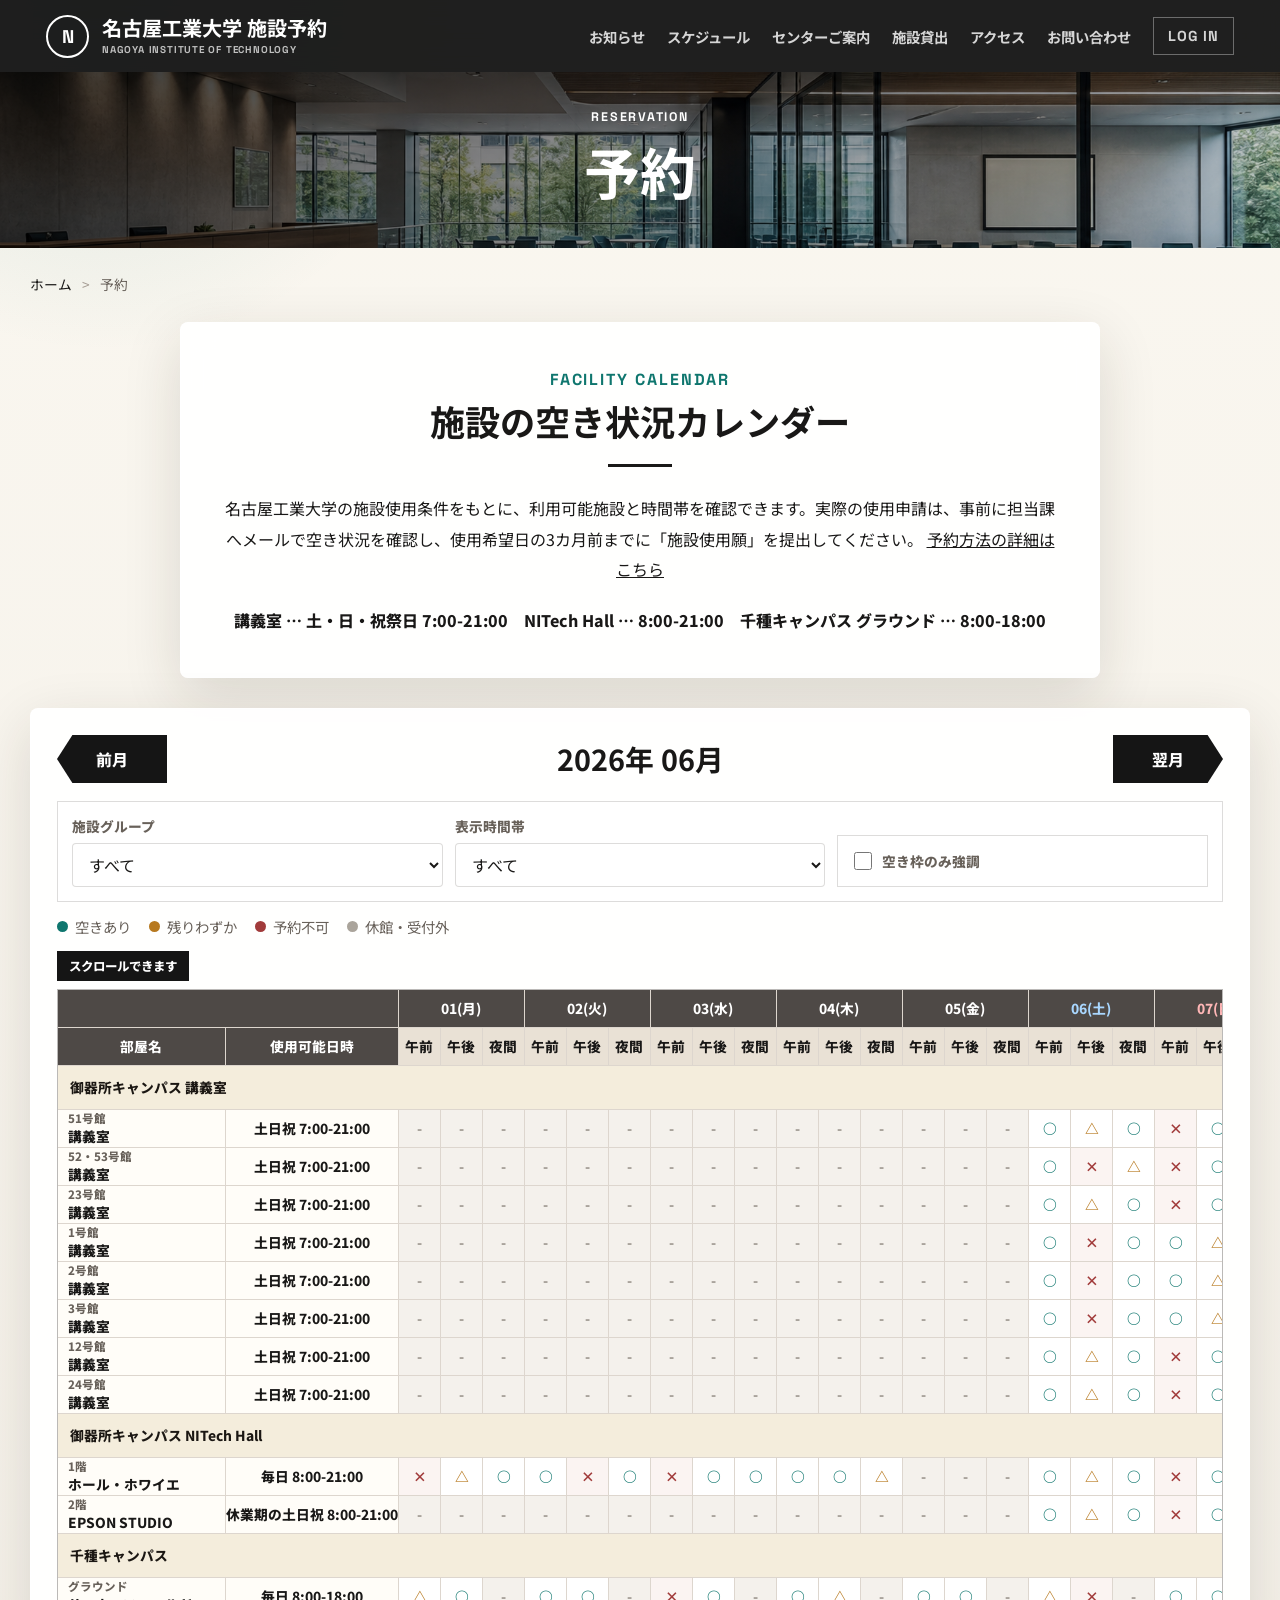
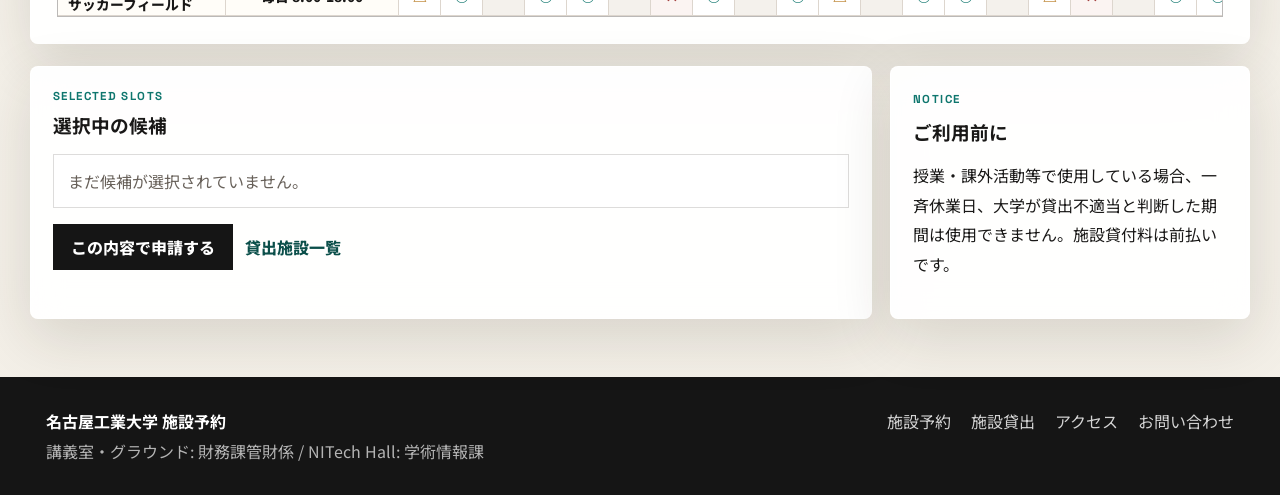
<file: index.html>
﻿<!DOCTYPE html>
<html lang="ja">
  <head>
    <meta charset="UTF-8" />
    <meta name="viewport" content="width=device-width, initial-scale=1.0" />
    <title>施設の空き状況カレンダー｜名古屋工業大学 施設予約</title>
    <link rel="preconnect" href="https://fonts.googleapis.com" />
    <link rel="preconnect" href="https://fonts.gstatic.com" crossorigin />
    <link
      href="https://fonts.googleapis.com/css2?family=Noto+Sans+JP:wght@400;500;700;800&family=Space+Grotesk:wght@500;700&display=swap"
      rel="stylesheet"
    />
    <link rel="stylesheet" href="styles.css?v=20260610-4" />
  </head>
  <body>
    <header class="site-header">
      <a class="brand" href="index.html" aria-label="名古屋工業大学 施設予約">
        <span class="brand-mark" aria-hidden="true">N</span>
        <span>
          <strong>名古屋工業大学 施設予約</strong>
          <small>NAGOYA INSTITUTE OF TECHNOLOGY</small>
        </span>
      </a>
      <button class="menu-button" type="button" aria-label="メニュー" aria-expanded="false">
        <span></span><span></span><span></span>
      </button>
      <nav class="global-nav" aria-label="主要メニュー">
        <a href="news.html">お知らせ</a>
        <a href="schedule.html">スケジュール</a>
        <a href="information.html">センターご案内</a>
        <a href="floor.html">施設貸出</a>
        <a href="access.html">アクセス</a>
        <a href="contact.html">お問い合わせ</a>
        <a class="login-link" href="login.html">LOG IN</a>
      </nav>
    </header>

    <section class="page-hero" aria-label="予約">
      <div>
        <p>Reservation</p>
        <h1>予約</h1>
      </div>
    </section>

    <main class="page-shell">
      <nav class="breadcrumb" aria-label="パンくず">
        <a href="index.html">ホーム</a>
        <span>予約</span>
      </nav>

      <section class="content-panel center-panel">
        <p class="eyebrow">Facility Calendar</p>
        <h2>施設の空き状況カレンダー</h2>
        <div class="title-rule"></div>
        <p>
          名古屋工業大学の施設使用条件をもとに、利用可能施設と時間帯を確認できます。実際の使用申請は、事前に担当課へメールで空き状況を確認し、使用希望日の3カ月前までに「施設使用願」を提出してください。
          <a href="reserve.html">予約方法の詳細はこちら</a>
        </p>
        <p class="time-note">講義室 … 土・日・祝祭日 7:00-21:00　NITech Hall … 8:00-21:00　千種キャンパス グラウンド … 8:00-18:00</p>
      </section>

      <section class="calendar-card">
        <div class="calendar-controls">
          <button type="button" id="prevMonth" class="month-button prev-button">前月</button>
          <h3 id="currentMonth">2026年 06月</h3>
          <button type="button" id="nextMonth" class="month-button next-button">翌月</button>
        </div>

        <div class="table-tools">
          <label>
            <span>施設グループ</span>
            <select id="buildingFilter"><option value="all">すべて</option></select>
          </label>
          <label>
            <span>表示時間帯</span>
            <select id="timeFilter">
              <option value="all">すべて</option>
              <option value="morning">午前</option>
              <option value="afternoon">午後</option>
              <option value="night">夜間</option>
            </select>
          </label>
          <label class="check-label">
            <input type="checkbox" id="availableOnly" />
            <span>空き枠のみ強調</span>
          </label>
        </div>

        <div class="legend-row">
          <span><i class="legend-dot open"></i>空きあり</span>
          <span><i class="legend-dot limited"></i>残りわずか</span>
          <span><i class="legend-dot booked"></i>予約不可</span>
          <span><i class="legend-dot closed"></i>休館・受付外</span>
        </div>

        <div class="scroll-hint">スクロールできます</div>
        <div class="calendar-scroll" tabindex="0" aria-label="月間空き状況表">
          <table class="availability-table">
            <thead id="calendarHead"></thead>
            <tbody id="calendarBody"></tbody>
          </table>
        </div>
      </section>

      <section class="reservation-actions">
        <div class="draft-panel">
          <p class="eyebrow">Selected Slots</p>
          <h3>選択中の候補</h3>
          <div id="selectedSlots" class="selected-slots"></div>
          <div class="action-row">
            <a class="primary-link" href="login.html">この内容で申請する</a>
            <a class="text-link" href="floor.html">貸出施設一覧</a>
          </div>
        </div>
        <div class="notice-box">
          <p class="eyebrow">Notice</p>
          <h3>ご利用前に</h3>
          <p>授業・課外活動等で使用している場合、一斉休業日、大学が貸出不適当と判断した期間は使用できません。施設貸付料は前払いです。</p>
        </div>
      </section>
    </main>

    <footer class="site-footer">
      <div>
        <strong>名古屋工業大学 施設予約</strong>
        <p>講義室・グラウンド: 財務課管財係 / NITech Hall: 学術情報課</p>
      </div>
      <nav aria-label="フッター">
        <a href="index.html">施設予約</a>
        <a href="floor.html">施設貸出</a>
        <a href="access.html">アクセス</a>
        <a href="contact.html">お問い合わせ</a>
      </nav>
    </footer>

    <script src="app.js?v=20260610-4"></script>
  </body>
</html>
</file>
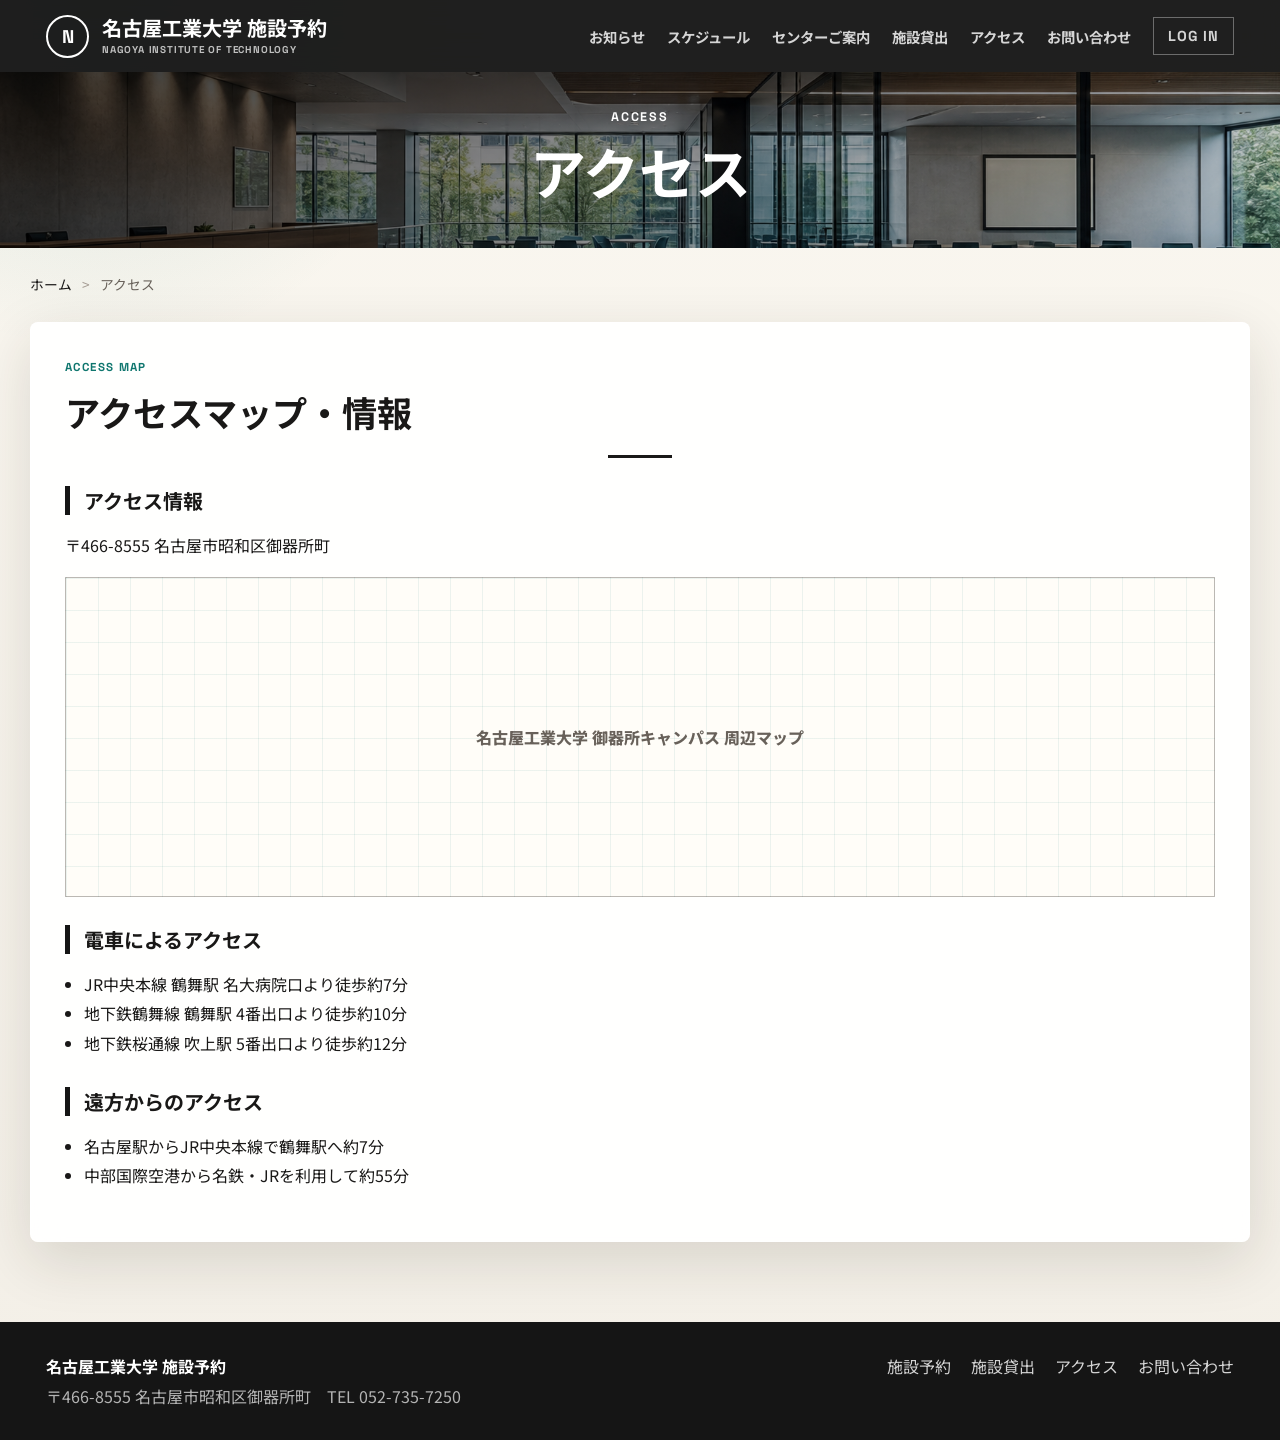
<file: access.html>
﻿<!DOCTYPE html>
<html lang="ja">
  <head><meta charset="UTF-8" /><meta name="viewport" content="width=device-width, initial-scale=1.0" /><title>アクセス｜名古屋工業大学 施設予約</title><link rel="preconnect" href="https://fonts.googleapis.com" /><link rel="preconnect" href="https://fonts.gstatic.com" crossorigin /><link href="https://fonts.googleapis.com/css2?family=Noto+Sans+JP:wght@400;500;700;800&family=Space+Grotesk:wght@500;700&display=swap" rel="stylesheet" /><link rel="stylesheet" href="styles.css?v=20260610-4" /></head>
  <body>
    <header class="site-header"><a class="brand" href="index.html"><span class="brand-mark">N</span><span><strong>名古屋工業大学 施設予約</strong><small>NAGOYA INSTITUTE OF TECHNOLOGY</small></span></a><button class="menu-button" type="button" aria-label="メニュー" aria-expanded="false"><span></span><span></span><span></span></button><nav class="global-nav"><a href="news.html">お知らせ</a><a href="schedule.html">スケジュール</a><a href="information.html">センターご案内</a><a href="floor.html">施設貸出</a><a href="access.html">アクセス</a><a href="contact.html">お問い合わせ</a><a class="login-link" href="login.html">LOG IN</a></nav></header>
    <section class="page-hero"><div><p>Access</p><h1>アクセス</h1></div></section>
    <main class="page-shell">
      <nav class="breadcrumb"><a href="index.html">ホーム</a><span>アクセス</span></nav>
      <section class="page-section">
        <p class="eyebrow">Access Map</p><h2>アクセスマップ・情報</h2><div class="title-rule"></div>
        <h3>アクセス情報</h3>
        <p>〒466-8555 名古屋市昭和区御器所町</p>
        <div class="map-box">名古屋工業大学 御器所キャンパス 周辺マップ</div>
        <h3>電車によるアクセス</h3>
        <ul><li>JR中央本線 鶴舞駅 名大病院口より徒歩約7分</li><li>地下鉄鶴舞線 鶴舞駅 4番出口より徒歩約10分</li><li>地下鉄桜通線 吹上駅 5番出口より徒歩約12分</li></ul>
        <h3>遠方からのアクセス</h3>
        <ul><li>名古屋駅からJR中央本線で鶴舞駅へ約7分</li><li>中部国際空港から名鉄・JRを利用して約55分</li></ul>
      </section>
    </main>
    <footer class="site-footer"><div><strong>名古屋工業大学 施設予約</strong><p>〒466-8555 名古屋市昭和区御器所町　TEL 052-735-7250</p></div><nav><a href="index.html">施設予約</a><a href="floor.html">施設貸出</a><a href="access.html">アクセス</a><a href="contact.html">お問い合わせ</a></nav></footer>
    <script src="app.js?v=20260610-4"></script>
  </body>
</html>
</file>
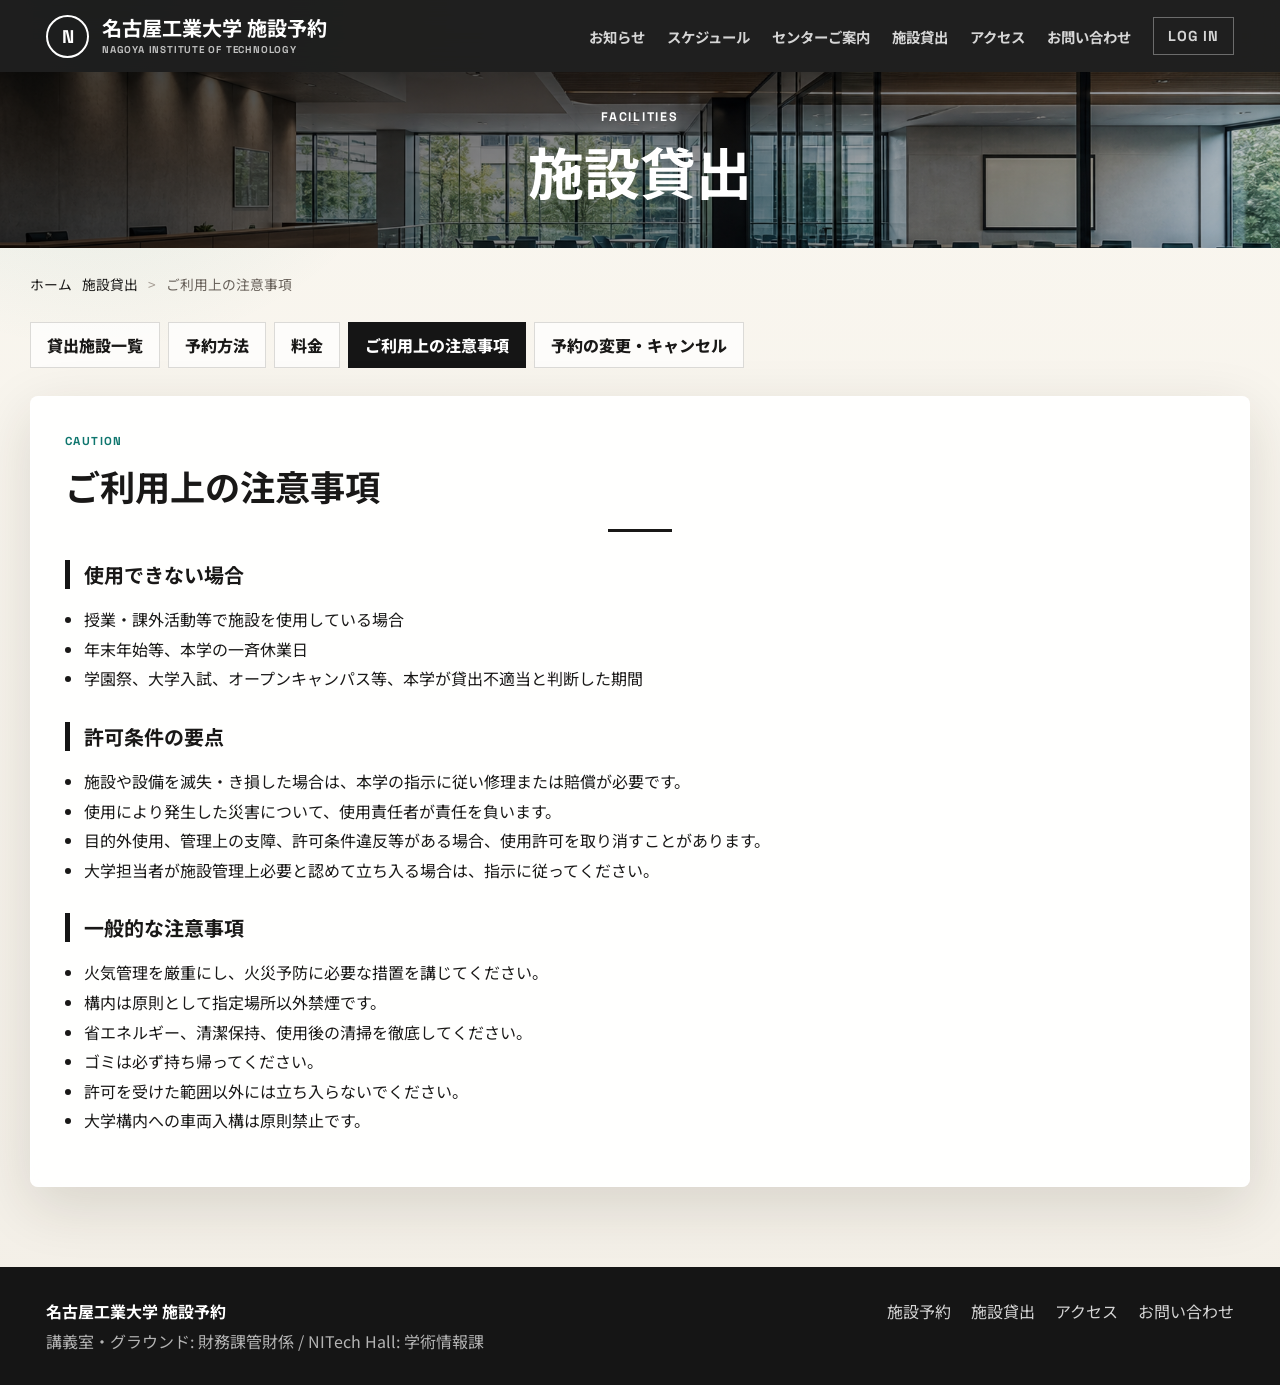
<file: caution.html>
﻿<!DOCTYPE html>
<html lang="ja">
  <head>
    <meta charset="UTF-8" />
    <meta name="viewport" content="width=device-width, initial-scale=1.0" />
    <title>ご利用上の注意事項｜名古屋工業大学 施設予約</title>
    <link rel="preconnect" href="https://fonts.googleapis.com" />
    <link rel="preconnect" href="https://fonts.gstatic.com" crossorigin />
    <link href="https://fonts.googleapis.com/css2?family=Noto+Sans+JP:wght@400;500;700;800&family=Space+Grotesk:wght@500;700&display=swap" rel="stylesheet" />
    <link rel="stylesheet" href="styles.css?v=20260610-4" />
  </head>
  <body>
    <header class="site-header"><a class="brand" href="index.html"><span class="brand-mark">N</span><span><strong>名古屋工業大学 施設予約</strong><small>NAGOYA INSTITUTE OF TECHNOLOGY</small></span></a><button class="menu-button" type="button" aria-label="メニュー" aria-expanded="false"><span></span><span></span><span></span></button><nav class="global-nav"><a href="news.html">お知らせ</a><a href="schedule.html">スケジュール</a><a href="information.html">センターご案内</a><a href="floor.html">施設貸出</a><a href="access.html">アクセス</a><a href="contact.html">お問い合わせ</a><a class="login-link" href="login.html">LOG IN</a></nav></header>
    <section class="page-hero"><div><p>Facilities</p><h1>施設貸出</h1></div></section>
    <main class="page-shell">
      <nav class="breadcrumb"><a href="index.html">ホーム</a><a href="floor.html">施設貸出</a><span>ご利用上の注意事項</span></nav>
      <nav class="local-tabs"><a href="floor.html">貸出施設一覧</a><a href="reserve.html">予約方法</a><a href="exemption.html">料金</a><a class="is-current" href="caution.html">ご利用上の注意事項</a><a href="policy.html">予約の変更・キャンセル</a></nav>
      <section class="page-section">
        <p class="eyebrow">Caution</p>
        <h2>ご利用上の注意事項</h2>
        <div class="title-rule"></div>
        <h3>使用できない場合</h3>
        <ul>
          <li>授業・課外活動等で施設を使用している場合</li>
          <li>年末年始等、本学の一斉休業日</li>
          <li>学園祭、大学入試、オープンキャンパス等、本学が貸出不適当と判断した期間</li>
        </ul>
        <h3>許可条件の要点</h3>
        <ul>
          <li>施設や設備を滅失・き損した場合は、本学の指示に従い修理または賠償が必要です。</li>
          <li>使用により発生した災害について、使用責任者が責任を負います。</li>
          <li>目的外使用、管理上の支障、許可条件違反等がある場合、使用許可を取り消すことがあります。</li>
          <li>大学担当者が施設管理上必要と認めて立ち入る場合は、指示に従ってください。</li>
        </ul>
        <h3>一般的な注意事項</h3>
        <ul>
          <li>火気管理を厳重にし、火災予防に必要な措置を講じてください。</li>
          <li>構内は原則として指定場所以外禁煙です。</li>
          <li>省エネルギー、清潔保持、使用後の清掃を徹底してください。</li>
          <li>ゴミは必ず持ち帰ってください。</li>
          <li>許可を受けた範囲以外には立ち入らないでください。</li>
          <li>大学構内への車両入構は原則禁止です。</li>
        </ul>
      </section>
    </main>
    <footer class="site-footer"><div><strong>名古屋工業大学 施設予約</strong><p>講義室・グラウンド: 財務課管財係 / NITech Hall: 学術情報課</p></div><nav><a href="index.html">施設予約</a><a href="floor.html">施設貸出</a><a href="access.html">アクセス</a><a href="contact.html">お問い合わせ</a></nav></footer>
    <script src="app.js?v=20260610-4"></script>
  </body>
</html>
</file>
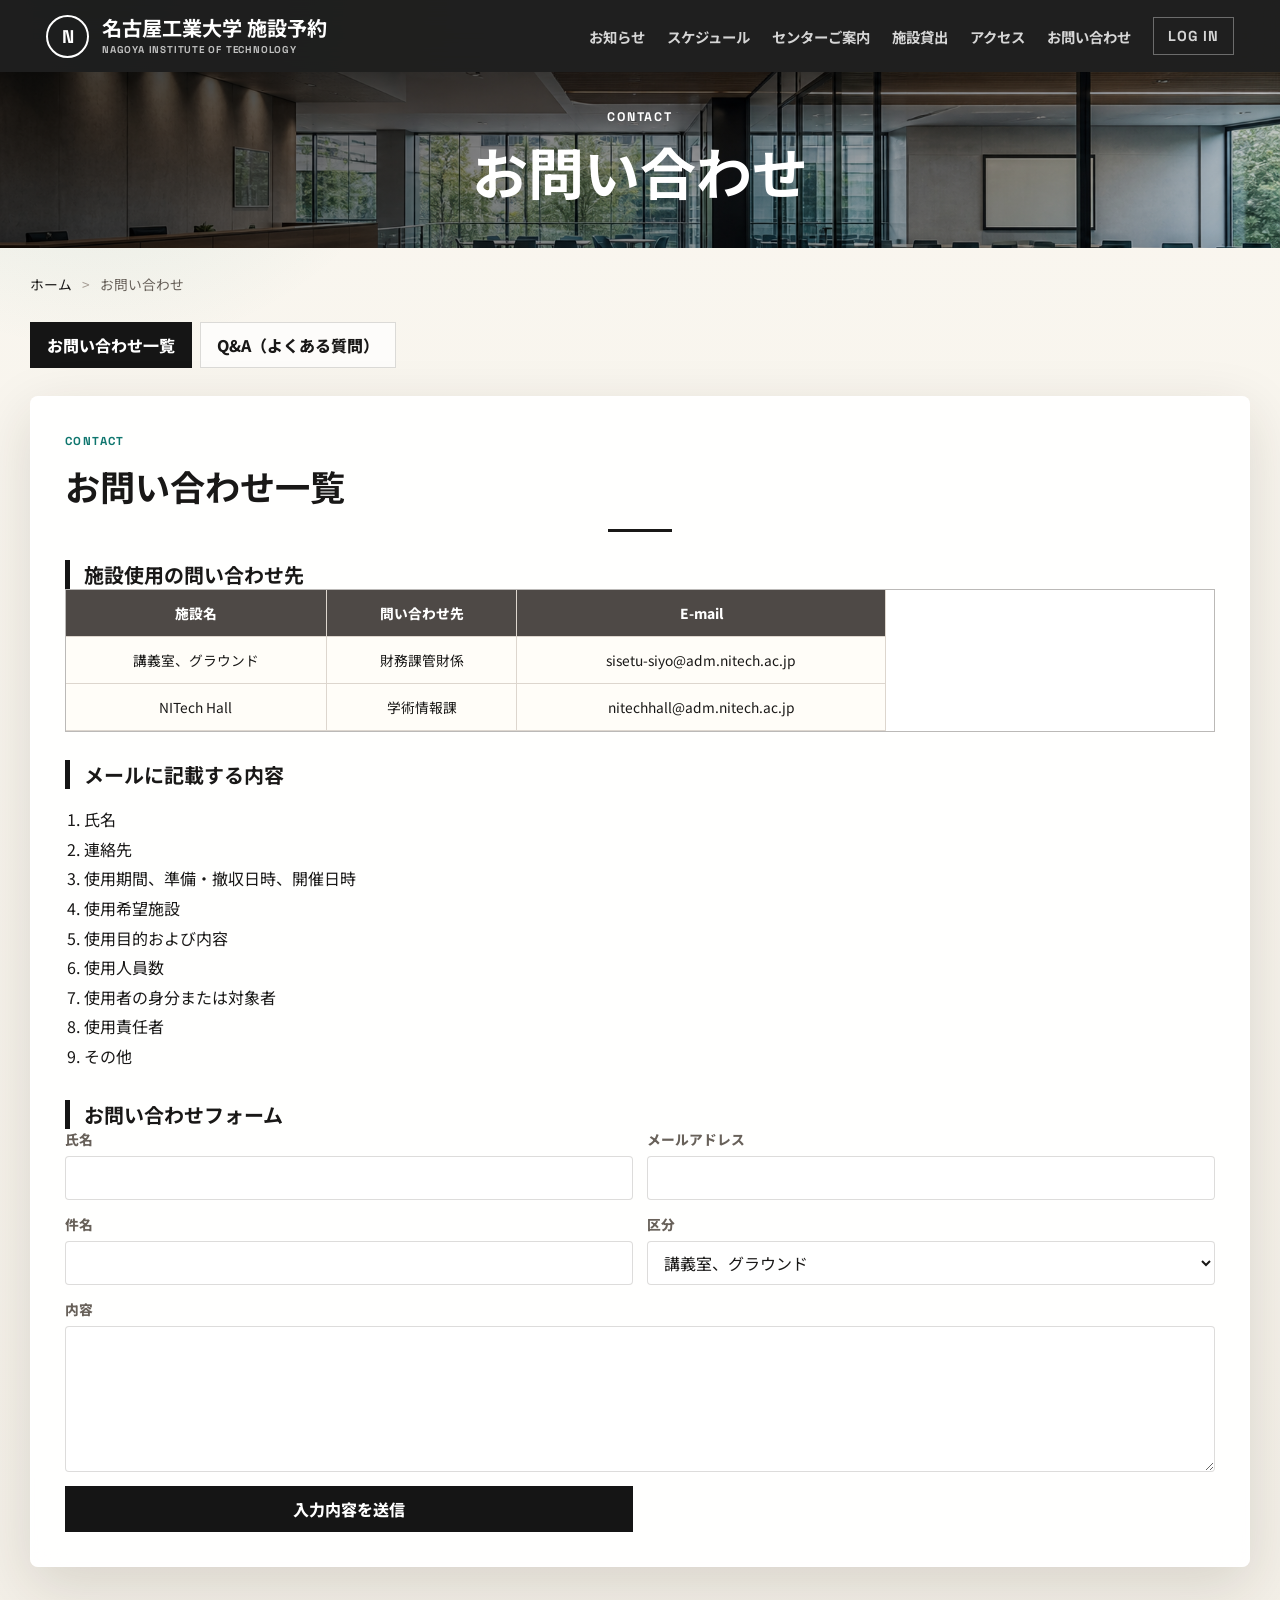
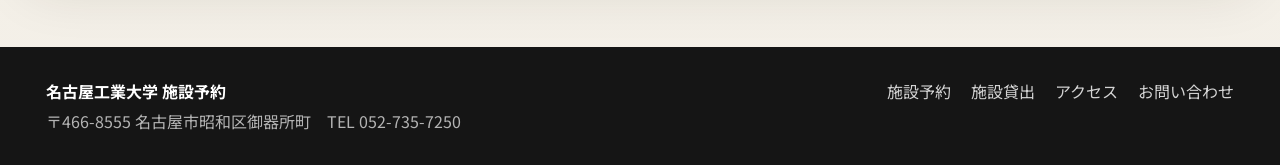
<file: contact.html>
﻿<!DOCTYPE html>
<html lang="ja">
  <head><meta charset="UTF-8" /><meta name="viewport" content="width=device-width, initial-scale=1.0" /><title>お問い合わせ｜名古屋工業大学 施設予約</title><link rel="preconnect" href="https://fonts.googleapis.com" /><link rel="preconnect" href="https://fonts.gstatic.com" crossorigin /><link href="https://fonts.googleapis.com/css2?family=Noto+Sans+JP:wght@400;500;700;800&family=Space+Grotesk:wght@500;700&display=swap" rel="stylesheet" /><link rel="stylesheet" href="styles.css?v=20260610-4" /></head>
  <body>
    <header class="site-header"><a class="brand" href="index.html"><span class="brand-mark">N</span><span><strong>名古屋工業大学 施設予約</strong><small>NAGOYA INSTITUTE OF TECHNOLOGY</small></span></a><button class="menu-button" type="button" aria-label="メニュー" aria-expanded="false"><span></span><span></span><span></span></button><nav class="global-nav"><a href="news.html">お知らせ</a><a href="schedule.html">スケジュール</a><a href="information.html">センターご案内</a><a href="floor.html">施設貸出</a><a href="access.html">アクセス</a><a href="contact.html">お問い合わせ</a><a class="login-link" href="login.html">LOG IN</a></nav></header>
    <section class="page-hero"><div><p>Contact</p><h1>お問い合わせ</h1></div></section>
    <main class="page-shell">
      <nav class="breadcrumb"><a href="index.html">ホーム</a><span>お問い合わせ</span></nav>
      <nav class="local-tabs"><a class="is-current" href="contact.html">お問い合わせ一覧</a><a href="faq.html">Q&A（よくある質問）</a></nav>
      <section class="page-section">
        <p class="eyebrow">Contact</p><h2>お問い合わせ一覧</h2><div class="title-rule"></div>
        <h3>施設使用の問い合わせ先</h3>
        <div class="table-scroll"><table class="data-table"><thead><tr><th>施設名</th><th>問い合わせ先</th><th>E-mail</th></tr></thead><tbody><tr><td>講義室、グラウンド</td><td>財務課管財係</td><td>sisetu-siyo@adm.nitech.ac.jp</td></tr><tr><td>NITech Hall</td><td>学術情報課</td><td>nitechhall@adm.nitech.ac.jp</td></tr></tbody></table></div>
        <h3>メールに記載する内容</h3>
        <ol>
          <li>氏名</li>
          <li>連絡先</li>
          <li>使用期間、準備・撤収日時、開催日時</li>
          <li>使用希望施設</li>
          <li>使用目的および内容</li>
          <li>使用人員数</li>
          <li>使用者の身分または対象者</li>
          <li>使用責任者</li>
          <li>その他</li>
        </ol>
        <h3>お問い合わせフォーム</h3>
        <form class="form-grid two" data-mock-form data-message="お問い合わせ内容を受け付けました。">
          <label><span>氏名</span><input type="text" required /></label>
          <label><span>メールアドレス</span><input type="email" required /></label>
          <label><span>件名</span><input type="text" required /></label>
          <label><span>区分</span><select><option>講義室、グラウンド</option><option>NITech Hall</option><option>料金・申請手続き</option></select></label>
          <label style="grid-column: 1 / -1"><span>内容</span><textarea rows="5" required></textarea></label>
          <button class="primary-button" type="submit">入力内容を送信</button>
        </form>
      </section>
    </main>
    <footer class="site-footer"><div><strong>名古屋工業大学 施設予約</strong><p>〒466-8555 名古屋市昭和区御器所町　TEL 052-735-7250</p></div><nav><a href="index.html">施設予約</a><a href="floor.html">施設貸出</a><a href="access.html">アクセス</a><a href="contact.html">お問い合わせ</a></nav></footer>
    <script src="app.js?v=20260610-4"></script>
  </body>
</html>
</file>
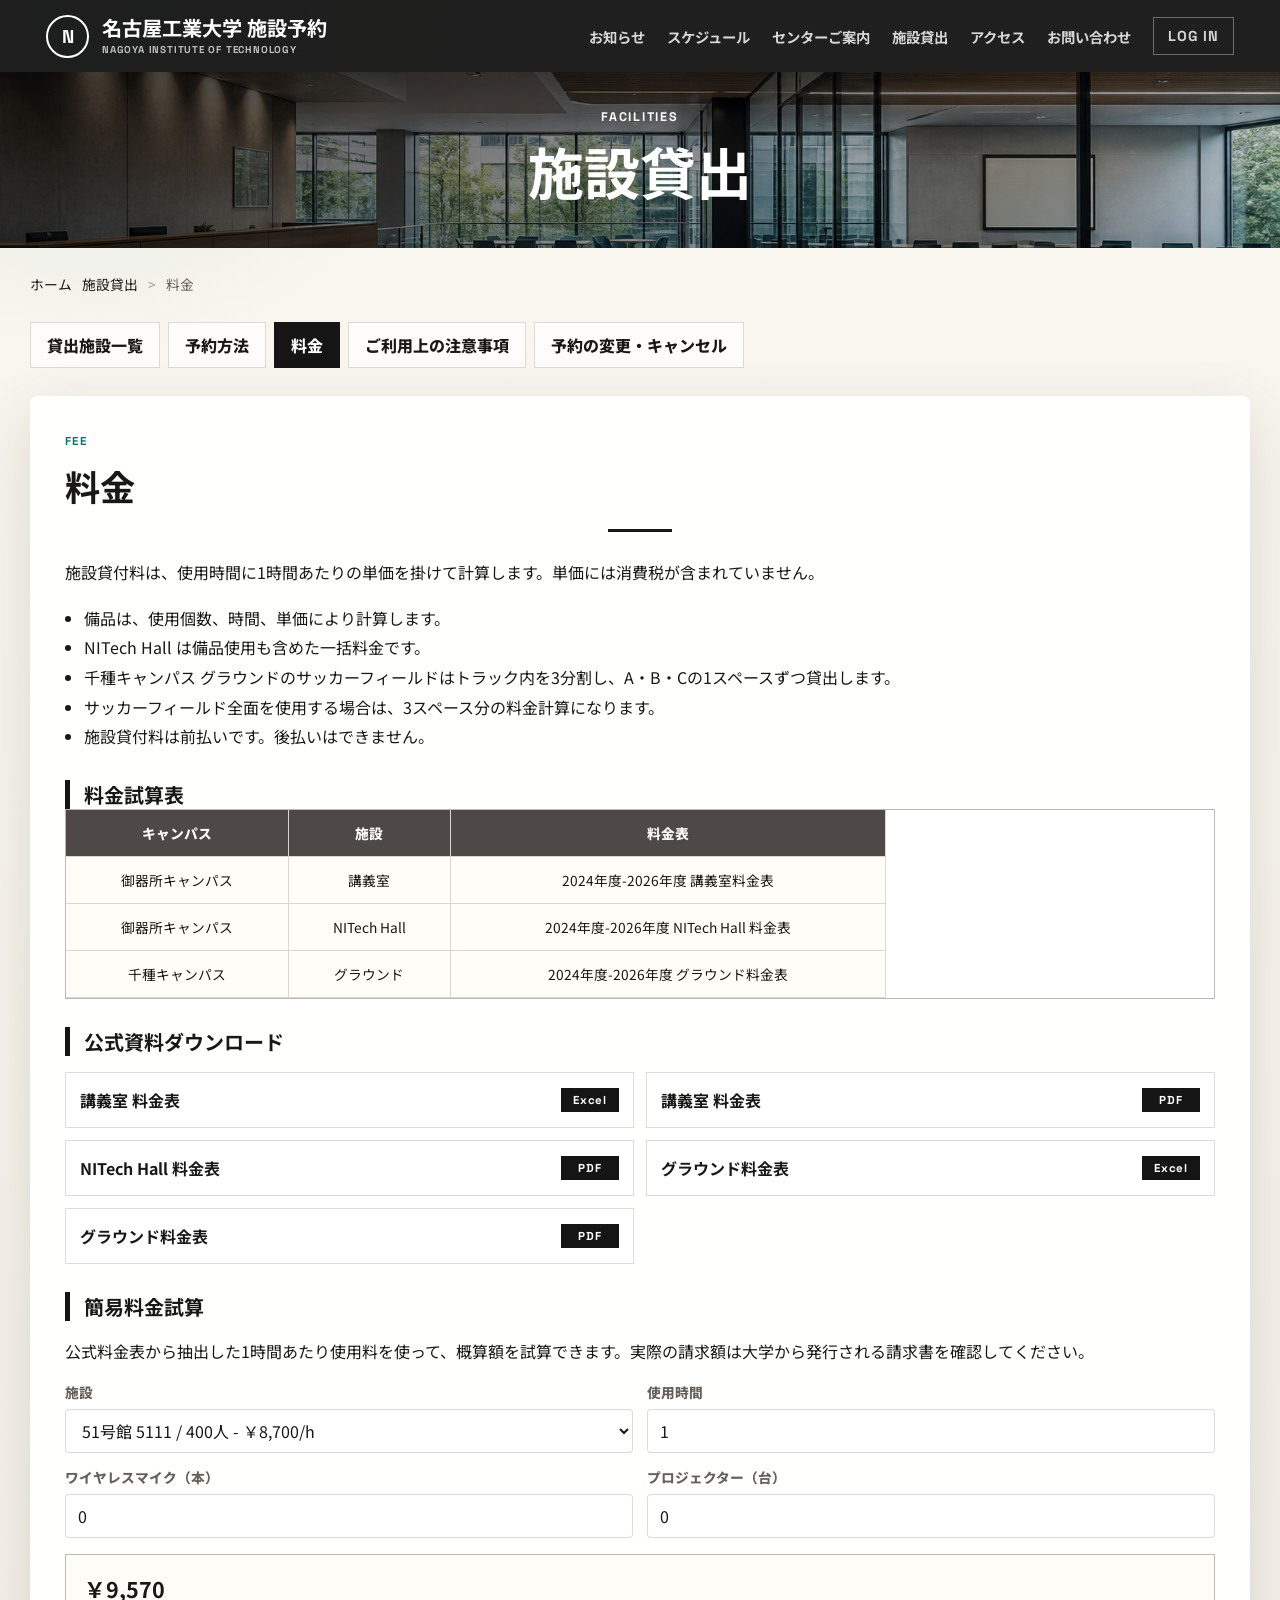
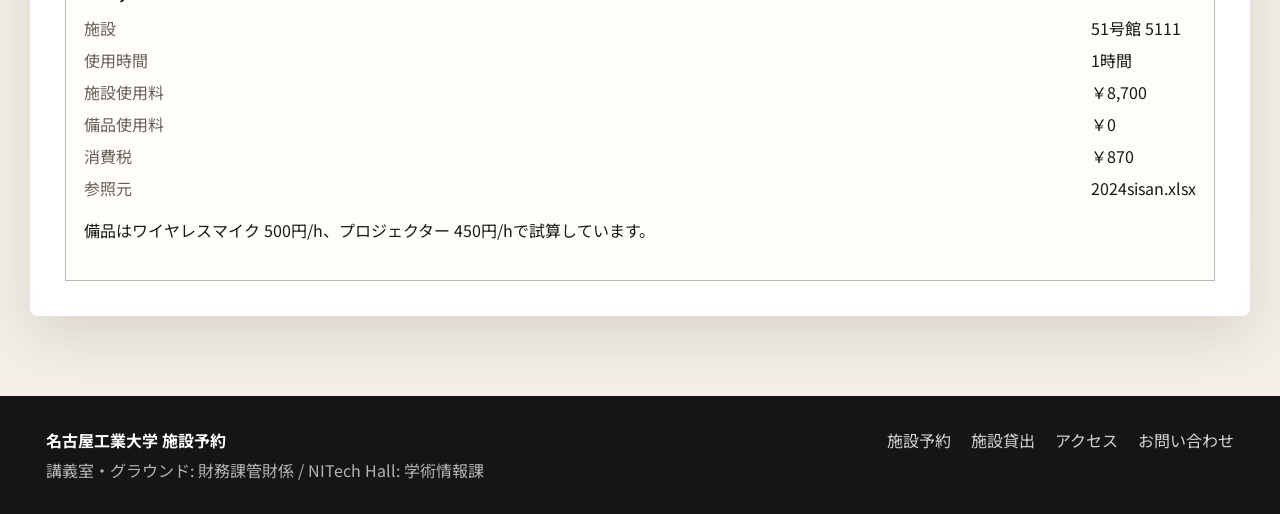
<file: exemption.html>
﻿<!DOCTYPE html>
<html lang="ja">
  <head>
    <meta charset="UTF-8" />
    <meta name="viewport" content="width=device-width, initial-scale=1.0" />
    <title>料金｜名古屋工業大学 施設予約</title>
    <link rel="preconnect" href="https://fonts.googleapis.com" />
    <link rel="preconnect" href="https://fonts.gstatic.com" crossorigin />
    <link href="https://fonts.googleapis.com/css2?family=Noto+Sans+JP:wght@400;500;700;800&family=Space+Grotesk:wght@500;700&display=swap" rel="stylesheet" />
    <link rel="stylesheet" href="styles.css?v=20260610-4" />
  </head>
  <body>
    <header class="site-header"><a class="brand" href="index.html"><span class="brand-mark">N</span><span><strong>名古屋工業大学 施設予約</strong><small>NAGOYA INSTITUTE OF TECHNOLOGY</small></span></a><button class="menu-button" type="button" aria-label="メニュー" aria-expanded="false"><span></span><span></span><span></span></button><nav class="global-nav"><a href="news.html">お知らせ</a><a href="schedule.html">スケジュール</a><a href="information.html">センターご案内</a><a href="floor.html">施設貸出</a><a href="access.html">アクセス</a><a href="contact.html">お問い合わせ</a><a class="login-link" href="login.html">LOG IN</a></nav></header>
    <section class="page-hero"><div><p>Facilities</p><h1>施設貸出</h1></div></section>
    <main class="page-shell">
      <nav class="breadcrumb"><a href="index.html">ホーム</a><a href="floor.html">施設貸出</a><span>料金</span></nav>
      <nav class="local-tabs"><a href="floor.html">貸出施設一覧</a><a href="reserve.html">予約方法</a><a class="is-current" href="exemption.html">料金</a><a href="caution.html">ご利用上の注意事項</a><a href="policy.html">予約の変更・キャンセル</a></nav>
      <section class="page-section">
        <p class="eyebrow">Fee</p>
        <h2>料金</h2>
        <div class="title-rule"></div>
        <p>施設貸付料は、使用時間に1時間あたりの単価を掛けて計算します。単価には消費税が含まれていません。</p>
        <ul>
          <li>備品は、使用個数、時間、単価により計算します。</li>
          <li>NITech Hall は備品使用も含めた一括料金です。</li>
          <li>千種キャンパス グラウンドのサッカーフィールドはトラック内を3分割し、A・B・Cの1スペースずつ貸出します。</li>
          <li>サッカーフィールド全面を使用する場合は、3スペース分の料金計算になります。</li>
          <li>施設貸付料は前払いです。後払いはできません。</li>
        </ul>
        <h3>料金試算表</h3>
        <div class="table-scroll">
          <table class="data-table">
            <thead><tr><th>キャンパス</th><th>施設</th><th>料金表</th></tr></thead>
            <tbody>
              <tr><td>御器所キャンパス</td><td>講義室</td><td>2024年度-2026年度 講義室料金表</td></tr>
              <tr><td>御器所キャンパス</td><td>NITech Hall</td><td>2024年度-2026年度 NITech Hall 料金表</td></tr>
              <tr><td>千種キャンパス</td><td>グラウンド</td><td>2024年度-2026年度 グラウンド料金表</td></tr>
            </tbody>
          </table>
        </div>
        <h3>公式資料ダウンロード</h3>
        <div class="doc-list">
          <a href="assets/docs/2024sisan.xlsx" download><strong>講義室 料金表</strong><span>Excel</span></a>
          <a href="assets/docs/2024sisan.pdf" target="_blank"><strong>講義室 料金表</strong><span>PDF</span></a>
          <a href="assets/docs/2024nitechhall_240328.pdf" target="_blank"><strong>NITech Hall 料金表</strong><span>PDF</span></a>
          <a href="assets/docs/2024ground.xlsx" download><strong>グラウンド料金表</strong><span>Excel</span></a>
          <a href="assets/docs/2024ground.pdf" target="_blank"><strong>グラウンド料金表</strong><span>PDF</span></a>
        </div>
        <h3>簡易料金試算</h3>
        <p>公式料金表から抽出した1時間あたり使用料を使って、概算額を試算できます。実際の請求額は大学から発行される請求書を確認してください。</p>
        <form id="feeCalculator" class="form-grid two">
          <label>
            <span>施設</span>
            <select id="feeFacility"></select>
          </label>
          <label>
            <span>使用時間</span>
            <input id="feeHours" type="number" min="1" step="1" value="1" />
          </label>
          <label>
            <span>ワイヤレスマイク（本）</span>
            <input id="feeMicCount" type="number" min="0" step="1" value="0" />
          </label>
          <label>
            <span>プロジェクター（台）</span>
            <input id="feeProjectorCount" type="number" min="0" step="1" value="0" />
          </label>
        </form>
        <div id="feeResult" class="calculator-result"></div>
      </section>
    </main>
    <footer class="site-footer"><div><strong>名古屋工業大学 施設予約</strong><p>講義室・グラウンド: 財務課管財係 / NITech Hall: 学術情報課</p></div><nav><a href="index.html">施設予約</a><a href="floor.html">施設貸出</a><a href="access.html">アクセス</a><a href="contact.html">お問い合わせ</a></nav></footer>
    <script src="app.js?v=20260610-4"></script>
  </body>
</html>
</file>
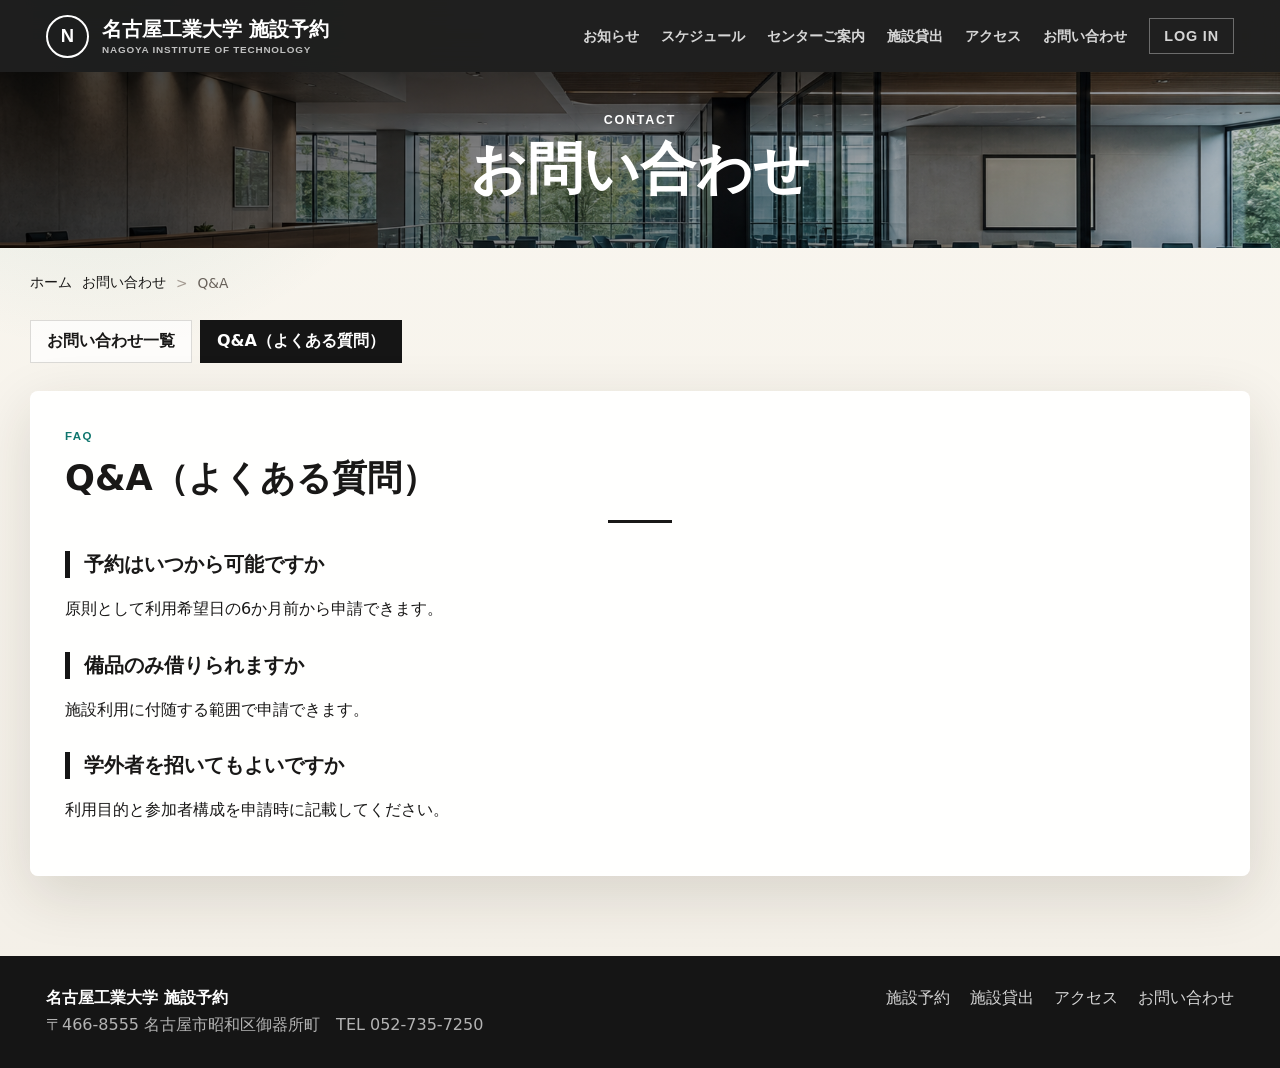
<file: faq.html>
﻿<!DOCTYPE html><html lang="ja"><head><meta charset="UTF-8" /><meta name="viewport" content="width=device-width, initial-scale=1.0" /><title>Q&A｜名古屋工業大学 施設予約</title><link rel="stylesheet" href="styles.css?v=20260610-4" /></head><body><header class="site-header"><a class="brand" href="index.html"><span class="brand-mark">N</span><span><strong>名古屋工業大学 施設予約</strong><small>NAGOYA INSTITUTE OF TECHNOLOGY</small></span></a><button class="menu-button" type="button" aria-label="メニュー" aria-expanded="false"><span></span><span></span><span></span></button><nav class="global-nav"><a href="news.html">お知らせ</a><a href="schedule.html">スケジュール</a><a href="information.html">センターご案内</a><a href="floor.html">施設貸出</a><a href="access.html">アクセス</a><a href="contact.html">お問い合わせ</a><a class="login-link" href="login.html">LOG IN</a></nav></header><section class="page-hero"><div><p>Contact</p><h1>お問い合わせ</h1></div></section><main class="page-shell"><nav class="breadcrumb"><a href="index.html">ホーム</a><a href="contact.html">お問い合わせ</a><span>Q&A</span></nav><nav class="local-tabs"><a href="contact.html">お問い合わせ一覧</a><a class="is-current" href="faq.html">Q&A（よくある質問）</a></nav><section class="page-section"><p class="eyebrow">FAQ</p><h2>Q&A（よくある質問）</h2><div class="title-rule"></div><h3>予約はいつから可能ですか</h3><p>原則として利用希望日の6か月前から申請できます。</p><h3>備品のみ借りられますか</h3><p>施設利用に付随する範囲で申請できます。</p><h3>学外者を招いてもよいですか</h3><p>利用目的と参加者構成を申請時に記載してください。</p></section></main><footer class="site-footer"><div><strong>名古屋工業大学 施設予約</strong><p>〒466-8555 名古屋市昭和区御器所町　TEL 052-735-7250</p></div><nav><a href="index.html">施設予約</a><a href="floor.html">施設貸出</a><a href="access.html">アクセス</a><a href="contact.html">お問い合わせ</a></nav></footer><script src="app.js?v=20260610-4"></script></body></html>
</file>
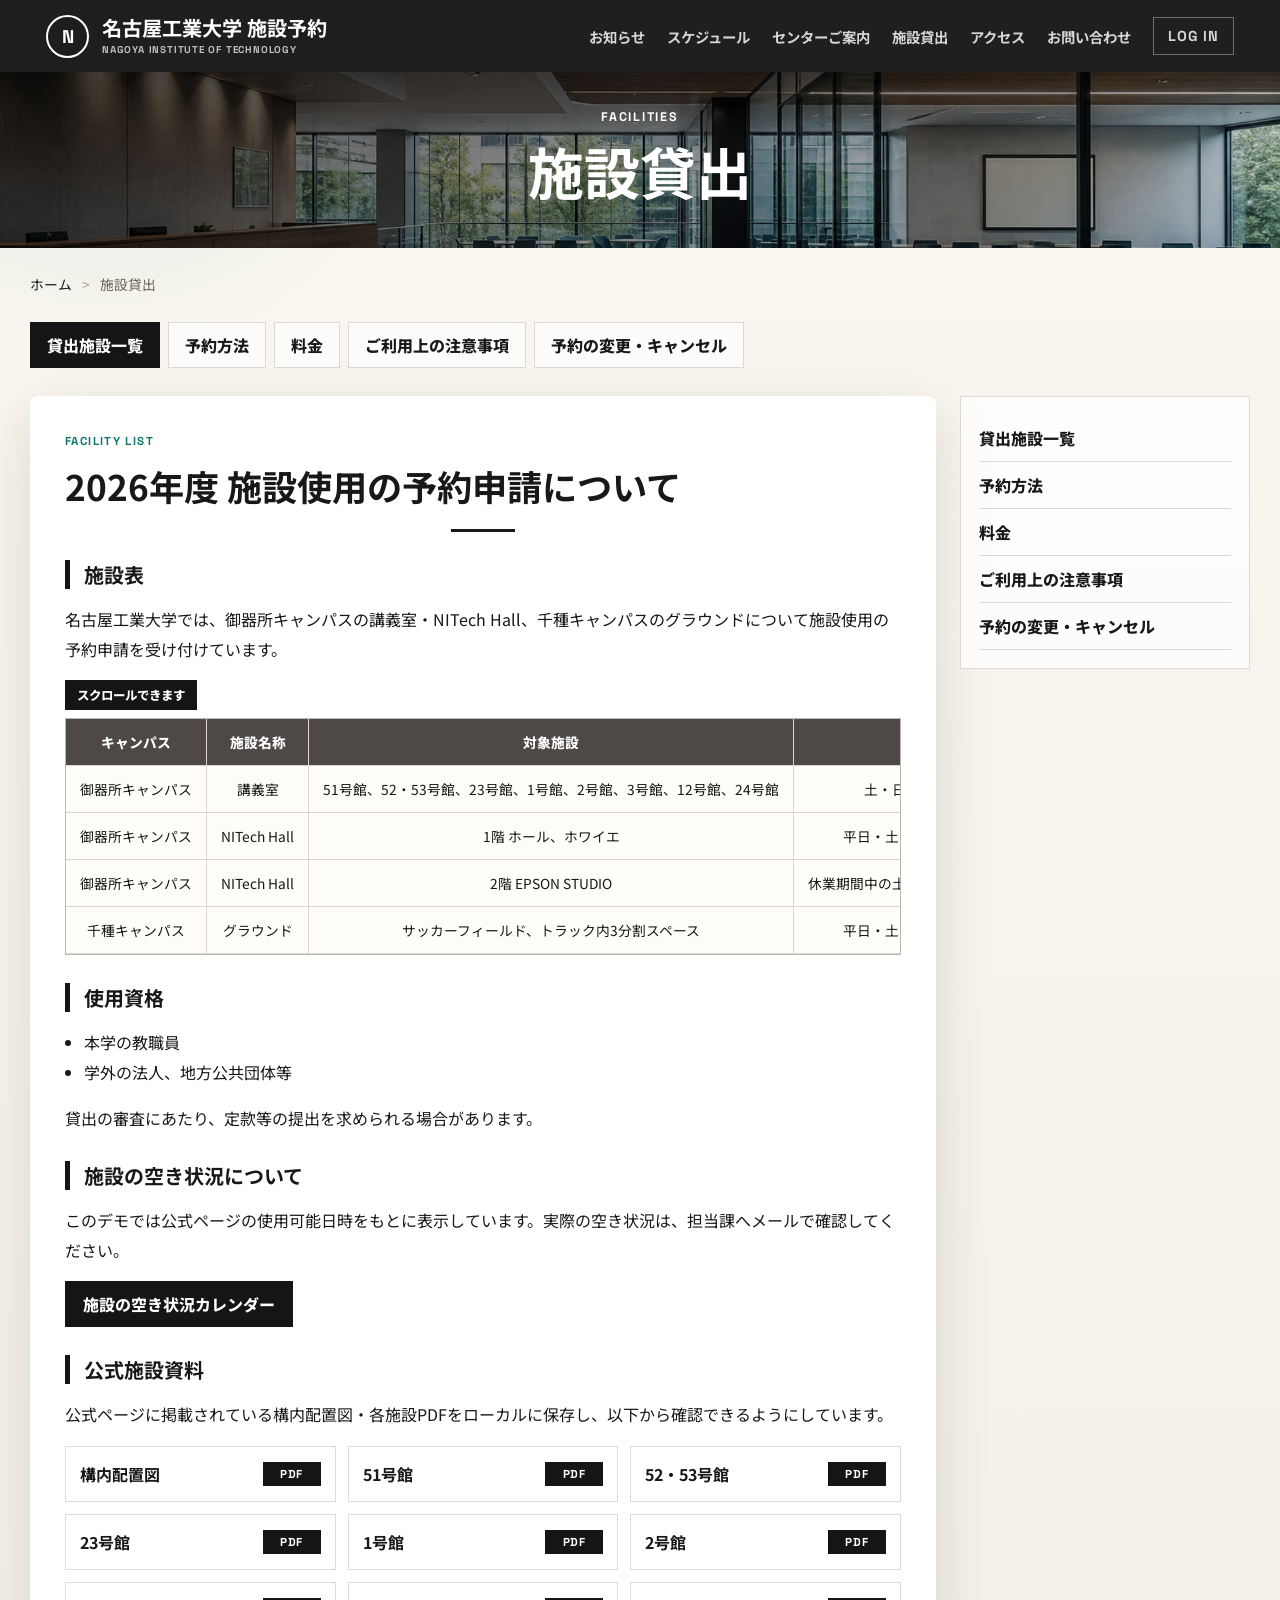
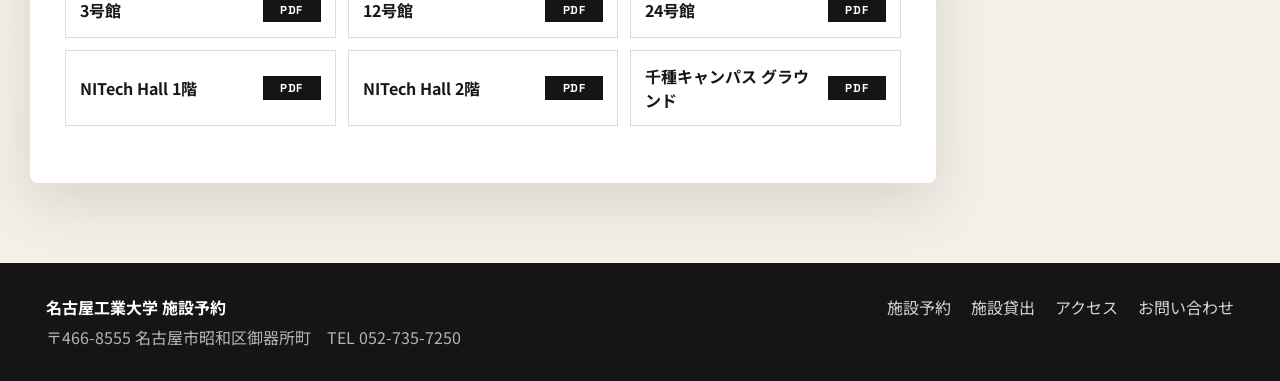
<file: floor.html>
﻿<!DOCTYPE html>
<html lang="ja">
  <head>
    <meta charset="UTF-8" />
    <meta name="viewport" content="width=device-width, initial-scale=1.0" />
    <title>貸出施設一覧｜名古屋工業大学 施設予約</title>
    <link rel="preconnect" href="https://fonts.googleapis.com" />
    <link rel="preconnect" href="https://fonts.gstatic.com" crossorigin />
    <link href="https://fonts.googleapis.com/css2?family=Noto+Sans+JP:wght@400;500;700;800&family=Space+Grotesk:wght@500;700&display=swap" rel="stylesheet" />
    <link rel="stylesheet" href="styles.css?v=20260610-4" />
  </head>
  <body>
    <header class="site-header"><a class="brand" href="index.html"><span class="brand-mark">N</span><span><strong>名古屋工業大学 施設予約</strong><small>NAGOYA INSTITUTE OF TECHNOLOGY</small></span></a><button class="menu-button" type="button" aria-label="メニュー" aria-expanded="false"><span></span><span></span><span></span></button><nav class="global-nav"><a href="news.html">お知らせ</a><a href="schedule.html">スケジュール</a><a href="information.html">センターご案内</a><a href="floor.html">施設貸出</a><a href="access.html">アクセス</a><a href="contact.html">お問い合わせ</a><a class="login-link" href="login.html">LOG IN</a></nav></header>
    <section class="page-hero"><div><p>Facilities</p><h1>施設貸出</h1></div></section>
    <main class="page-shell">
      <nav class="breadcrumb"><a href="index.html">ホーム</a><span>施設貸出</span></nav>
      <nav class="local-tabs"><a class="is-current" href="floor.html">貸出施設一覧</a><a href="reserve.html">予約方法</a><a href="exemption.html">料金</a><a href="caution.html">ご利用上の注意事項</a><a href="policy.html">予約の変更・キャンセル</a></nav>
      <div class="page-grid">
        <section class="page-section">
          <p class="eyebrow">Facility List</p>
          <h2>2026年度 施設使用の予約申請について</h2>
          <div class="title-rule"></div>
          <h3>施設表</h3>
          <p>名古屋工業大学では、御器所キャンパスの講義室・NITech Hall、千種キャンパスのグラウンドについて施設使用の予約申請を受け付けています。</p>
          <div class="scroll-hint">スクロールできます</div>
          <div class="table-scroll">
            <table class="data-table">
              <thead><tr><th>キャンパス</th><th>施設名称</th><th>対象施設</th><th>使用可能日時</th><th>料金試算表</th><th>問い合わせ先</th></tr></thead>
              <tbody>
                <tr><td>御器所キャンパス</td><td>講義室</td><td>51号館、52・53号館、23号館、1号館、2号館、3号館、12号館、24号館</td><td>土・日・祝祭日 7:00-21:00</td><td>2024年度-2026年度 料金表参照</td><td>財務課管財係</td></tr>
                <tr><td>御器所キャンパス</td><td>NITech Hall</td><td>1階 ホール、ホワイエ</td><td>平日・土・日・祝祭日 8:00-21:00</td><td>NITech Hall 料金表参照</td><td>学術情報課</td></tr>
                <tr><td>御器所キャンパス</td><td>NITech Hall</td><td>2階 EPSON STUDIO</td><td>休業期間中の土・日・祝祭日のみ 8:00-21:00</td><td>NITech Hall 料金表参照</td><td>学術情報課</td></tr>
                <tr><td>千種キャンパス</td><td>グラウンド</td><td>サッカーフィールド、トラック内3分割スペース</td><td>平日・土・日・祝祭日 8:00-18:00</td><td>グラウンド料金表参照</td><td>財務課管財係</td></tr>
              </tbody>
            </table>
          </div>
          <h3>使用資格</h3>
          <ul>
            <li>本学の教職員</li>
            <li>学外の法人、地方公共団体等</li>
          </ul>
          <p>貸出の審査にあたり、定款等の提出を求められる場合があります。</p>
          <h3>施設の空き状況について</h3>
          <p>このデモでは公式ページの使用可能日時をもとに表示しています。実際の空き状況は、担当課へメールで確認してください。</p>
          <a class="primary-link" href="index.html">施設の空き状況カレンダー</a>
          <h3>公式施設資料</h3>
          <p>公式ページに掲載されている構内配置図・各施設PDFをローカルに保存し、以下から確認できるようにしています。</p>
          <div class="doc-list compact">
            <a href="assets/docs/facilities00.pdf" target="_blank"><strong>構内配置図</strong><span>PDF</span></a>
            <a href="assets/docs/facilities01.pdf" target="_blank"><strong>51号館</strong><span>PDF</span></a>
            <a href="assets/docs/facilities02.pdf" target="_blank"><strong>52・53号館</strong><span>PDF</span></a>
            <a href="assets/docs/facilities03.pdf" target="_blank"><strong>23号館</strong><span>PDF</span></a>
            <a href="assets/docs/facilities04.pdf" target="_blank"><strong>1号館</strong><span>PDF</span></a>
            <a href="assets/docs/facilities05.pdf" target="_blank"><strong>2号館</strong><span>PDF</span></a>
            <a href="assets/docs/facilities06.pdf" target="_blank"><strong>3号館</strong><span>PDF</span></a>
            <a href="assets/docs/facilities07.pdf" target="_blank"><strong>12号館</strong><span>PDF</span></a>
            <a href="assets/docs/facilities08.pdf" target="_blank"><strong>24号館</strong><span>PDF</span></a>
            <a href="assets/docs/facilities09.pdf" target="_blank"><strong>NITech Hall 1階</strong><span>PDF</span></a>
            <a href="assets/docs/facilities10.pdf" target="_blank"><strong>NITech Hall 2階</strong><span>PDF</span></a>
            <a href="assets/docs/facilities11.pdf" target="_blank"><strong>千種キャンパス グラウンド</strong><span>PDF</span></a>
          </div>
        </section>
        <aside class="side-box"><a href="floor.html">貸出施設一覧</a><a href="reserve.html">予約方法</a><a href="exemption.html">料金</a><a href="caution.html">ご利用上の注意事項</a><a href="policy.html">予約の変更・キャンセル</a></aside>
      </div>
    </main>
    <footer class="site-footer"><div><strong>名古屋工業大学 施設予約</strong><p>〒466-8555 名古屋市昭和区御器所町　TEL 052-735-7250</p></div><nav><a href="index.html">施設予約</a><a href="floor.html">施設貸出</a><a href="access.html">アクセス</a><a href="contact.html">お問い合わせ</a></nav></footer>
    <script src="app.js?v=20260610-4"></script>
  </body>
</html>
</file>
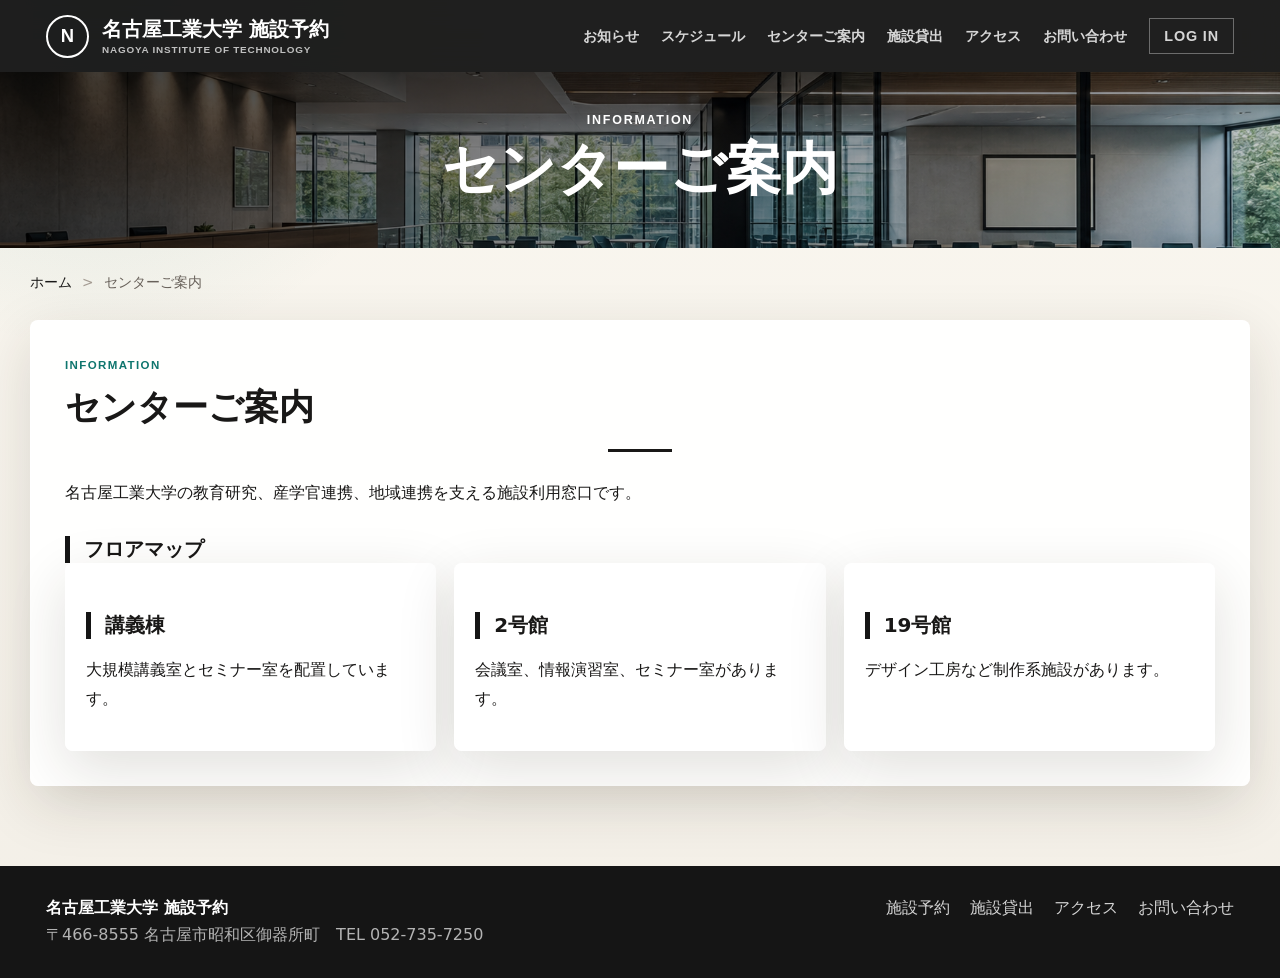
<file: information.html>
﻿<!DOCTYPE html><html lang="ja"><head><meta charset="UTF-8" /><meta name="viewport" content="width=device-width, initial-scale=1.0" /><title>センターご案内｜名古屋工業大学 施設予約</title><link rel="stylesheet" href="styles.css?v=20260610-4" /></head><body><header class="site-header"><a class="brand" href="index.html"><span class="brand-mark">N</span><span><strong>名古屋工業大学 施設予約</strong><small>NAGOYA INSTITUTE OF TECHNOLOGY</small></span></a><button class="menu-button" type="button" aria-label="メニュー" aria-expanded="false"><span></span><span></span><span></span></button><nav class="global-nav"><a href="news.html">お知らせ</a><a href="schedule.html">スケジュール</a><a href="information.html">センターご案内</a><a href="floor.html">施設貸出</a><a href="access.html">アクセス</a><a href="contact.html">お問い合わせ</a><a class="login-link" href="login.html">LOG IN</a></nav></header><section class="page-hero"><div><p>Information</p><h1>センターご案内</h1></div></section><main class="page-shell"><nav class="breadcrumb"><a href="index.html">ホーム</a><span>センターご案内</span></nav><section class="page-section"><p class="eyebrow">Information</p><h2>センターご案内</h2><div class="title-rule"></div><p>名古屋工業大学の教育研究、産学官連携、地域連携を支える施設利用窓口です。</p><h3>フロアマップ</h3><div class="site-card-grid"><article class="site-card"><h3>講義棟</h3><p>大規模講義室とセミナー室を配置しています。</p></article><article class="site-card"><h3>2号館</h3><p>会議室、情報演習室、セミナー室があります。</p></article><article class="site-card"><h3>19号館</h3><p>デザイン工房など制作系施設があります。</p></article></div></section></main><footer class="site-footer"><div><strong>名古屋工業大学 施設予約</strong><p>〒466-8555 名古屋市昭和区御器所町　TEL 052-735-7250</p></div><nav><a href="index.html">施設予約</a><a href="floor.html">施設貸出</a><a href="access.html">アクセス</a><a href="contact.html">お問い合わせ</a></nav></footer><script src="app.js?v=20260610-4"></script></body></html>
</file>
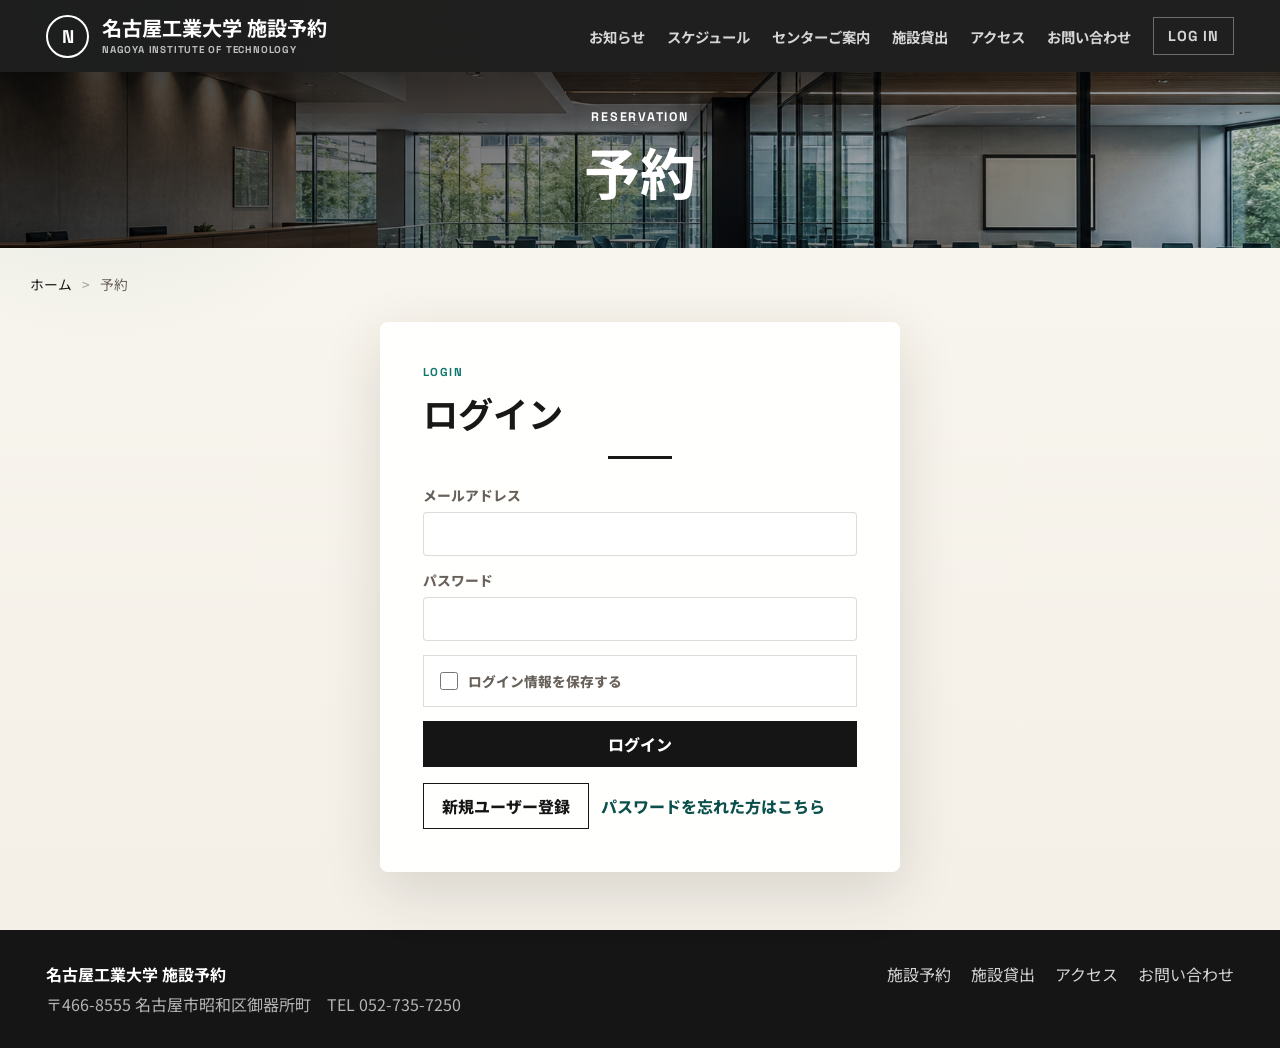
<file: login.html>
﻿<!DOCTYPE html>
<html lang="ja">
  <head><meta charset="UTF-8" /><meta name="viewport" content="width=device-width, initial-scale=1.0" /><title>ログイン｜名古屋工業大学 施設予約</title><link rel="preconnect" href="https://fonts.googleapis.com" /><link rel="preconnect" href="https://fonts.gstatic.com" crossorigin /><link href="https://fonts.googleapis.com/css2?family=Noto+Sans+JP:wght@400;500;700;800&family=Space+Grotesk:wght@500;700&display=swap" rel="stylesheet" /><link rel="stylesheet" href="styles.css?v=20260610-4" /></head>
  <body>
    <header class="site-header"><a class="brand" href="index.html"><span class="brand-mark">N</span><span><strong>名古屋工業大学 施設予約</strong><small>NAGOYA INSTITUTE OF TECHNOLOGY</small></span></a><button class="menu-button" type="button" aria-label="メニュー" aria-expanded="false"><span></span><span></span><span></span></button><nav class="global-nav"><a href="news.html">お知らせ</a><a href="schedule.html">スケジュール</a><a href="information.html">センターご案内</a><a href="floor.html">施設貸出</a><a href="access.html">アクセス</a><a href="contact.html">お問い合わせ</a><a class="login-link" href="login.html">LOG IN</a></nav></header>
    <section class="page-hero"><div><p>Reservation</p><h1>予約</h1></div></section>
    <main class="page-shell">
      <nav class="breadcrumb"><a href="index.html">ホーム</a><span>予約</span></nav>
      <section class="login-panel">
        <p class="eyebrow">Login</p><h2>ログイン</h2><div class="title-rule"></div>
        <form class="login-form" data-mock-form data-message="ログイン画面のデモです。">
          <label><span>メールアドレス</span><input type="email" required /></label>
          <label><span>パスワード</span><input type="password" required /></label>
          <label class="check-label"><input type="checkbox" /><span>ログイン情報を保存する</span></label>
          <button class="primary-button" type="submit">ログイン</button>
        </form>
        <div class="action-row" style="margin-top: 16px"><a class="secondary-link" href="register.html">新規ユーザー登録</a><a class="text-link" href="password.html">パスワードを忘れた方はこちら</a></div>
      </section>
    </main>
    <footer class="site-footer"><div><strong>名古屋工業大学 施設予約</strong><p>〒466-8555 名古屋市昭和区御器所町　TEL 052-735-7250</p></div><nav><a href="index.html">施設予約</a><a href="floor.html">施設貸出</a><a href="access.html">アクセス</a><a href="contact.html">お問い合わせ</a></nav></footer>
    <script src="app.js?v=20260610-4"></script>
  </body>
</html>
</file>
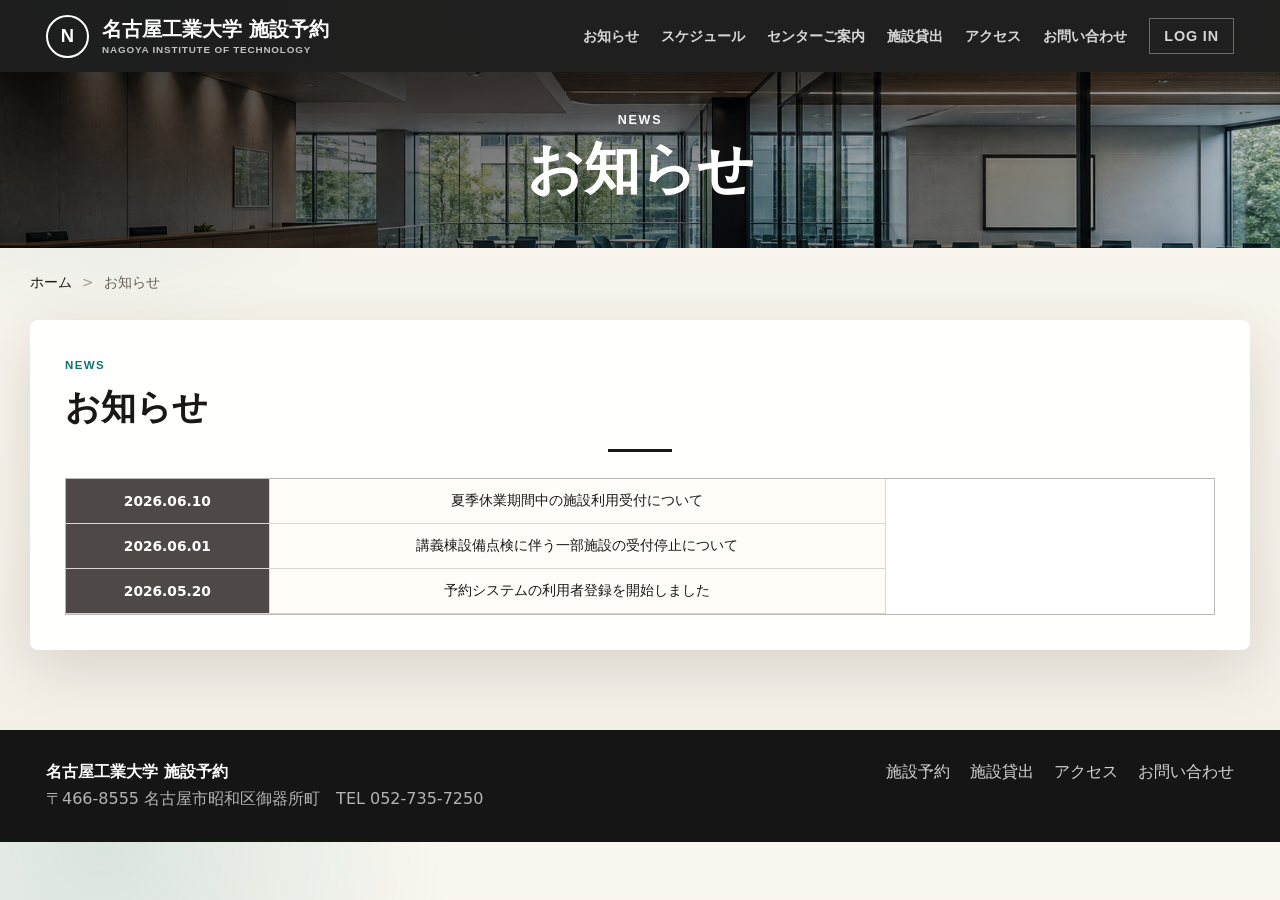
<file: news.html>
﻿<!DOCTYPE html><html lang="ja"><head><meta charset="UTF-8" /><meta name="viewport" content="width=device-width, initial-scale=1.0" /><title>お知らせ｜名古屋工業大学 施設予約</title><link rel="stylesheet" href="styles.css?v=20260610-4" /></head><body><header class="site-header"><a class="brand" href="index.html"><span class="brand-mark">N</span><span><strong>名古屋工業大学 施設予約</strong><small>NAGOYA INSTITUTE OF TECHNOLOGY</small></span></a><button class="menu-button" type="button" aria-label="メニュー" aria-expanded="false"><span></span><span></span><span></span></button><nav class="global-nav"><a href="news.html">お知らせ</a><a href="schedule.html">スケジュール</a><a href="information.html">センターご案内</a><a href="floor.html">施設貸出</a><a href="access.html">アクセス</a><a href="contact.html">お問い合わせ</a><a class="login-link" href="login.html">LOG IN</a></nav></header><section class="page-hero"><div><p>News</p><h1>お知らせ</h1></div></section><main class="page-shell"><nav class="breadcrumb"><a href="index.html">ホーム</a><span>お知らせ</span></nav><section class="page-section"><p class="eyebrow">News</p><h2>お知らせ</h2><div class="title-rule"></div><div class="table-scroll"><table class="data-table"><tbody><tr><th>2026.06.10</th><td>夏季休業期間中の施設利用受付について</td></tr><tr><th>2026.06.01</th><td>講義棟設備点検に伴う一部施設の受付停止について</td></tr><tr><th>2026.05.20</th><td>予約システムの利用者登録を開始しました</td></tr></tbody></table></div></section></main><footer class="site-footer"><div><strong>名古屋工業大学 施設予約</strong><p>〒466-8555 名古屋市昭和区御器所町　TEL 052-735-7250</p></div><nav><a href="index.html">施設予約</a><a href="floor.html">施設貸出</a><a href="access.html">アクセス</a><a href="contact.html">お問い合わせ</a></nav></footer><script src="app.js?v=20260610-4"></script></body></html>
</file>
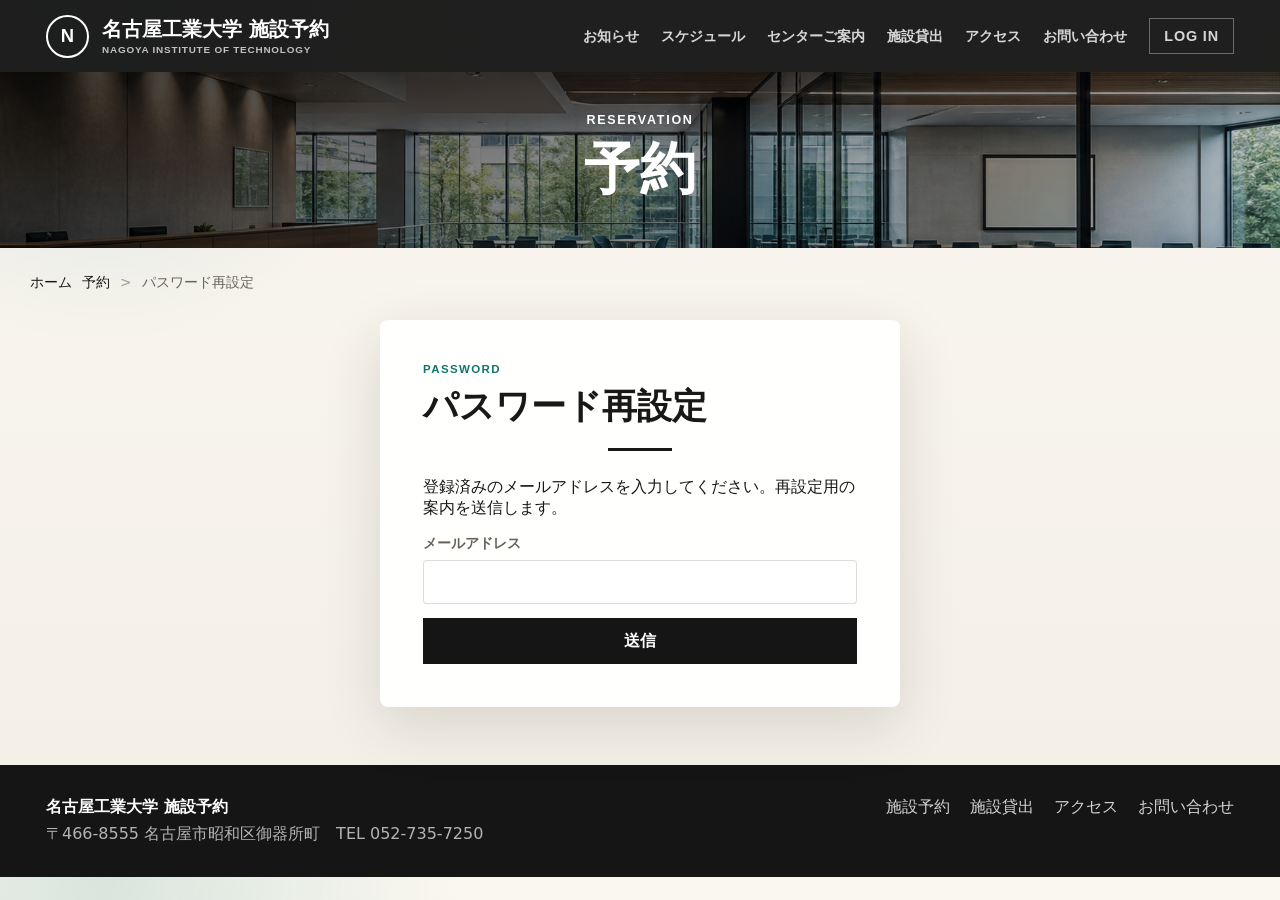
<file: password.html>
﻿<!DOCTYPE html><html lang="ja"><head><meta charset="UTF-8" /><meta name="viewport" content="width=device-width, initial-scale=1.0" /><title>パスワード再設定｜名古屋工業大学 施設予約</title><link rel="stylesheet" href="styles.css?v=20260610-4" /></head><body><header class="site-header"><a class="brand" href="index.html"><span class="brand-mark">N</span><span><strong>名古屋工業大学 施設予約</strong><small>NAGOYA INSTITUTE OF TECHNOLOGY</small></span></a><button class="menu-button" type="button" aria-label="メニュー" aria-expanded="false"><span></span><span></span><span></span></button><nav class="global-nav"><a href="news.html">お知らせ</a><a href="schedule.html">スケジュール</a><a href="information.html">センターご案内</a><a href="floor.html">施設貸出</a><a href="access.html">アクセス</a><a href="contact.html">お問い合わせ</a><a class="login-link" href="login.html">LOG IN</a></nav></header><section class="page-hero"><div><p>Reservation</p><h1>予約</h1></div></section><main class="page-shell"><nav class="breadcrumb"><a href="index.html">ホーム</a><a href="login.html">予約</a><span>パスワード再設定</span></nav><section class="login-panel"><p class="eyebrow">Password</p><h2>パスワード再設定</h2><div class="title-rule"></div><p>登録済みのメールアドレスを入力してください。再設定用の案内を送信します。</p><form class="login-form" data-mock-form data-message="再設定メール送信のデモです。"><label><span>メールアドレス</span><input type="email" required /></label><button class="primary-button" type="submit">送信</button></form></section></main><footer class="site-footer"><div><strong>名古屋工業大学 施設予約</strong><p>〒466-8555 名古屋市昭和区御器所町　TEL 052-735-7250</p></div><nav><a href="index.html">施設予約</a><a href="floor.html">施設貸出</a><a href="access.html">アクセス</a><a href="contact.html">お問い合わせ</a></nav></footer><script src="app.js?v=20260610-4"></script></body></html>
</file>
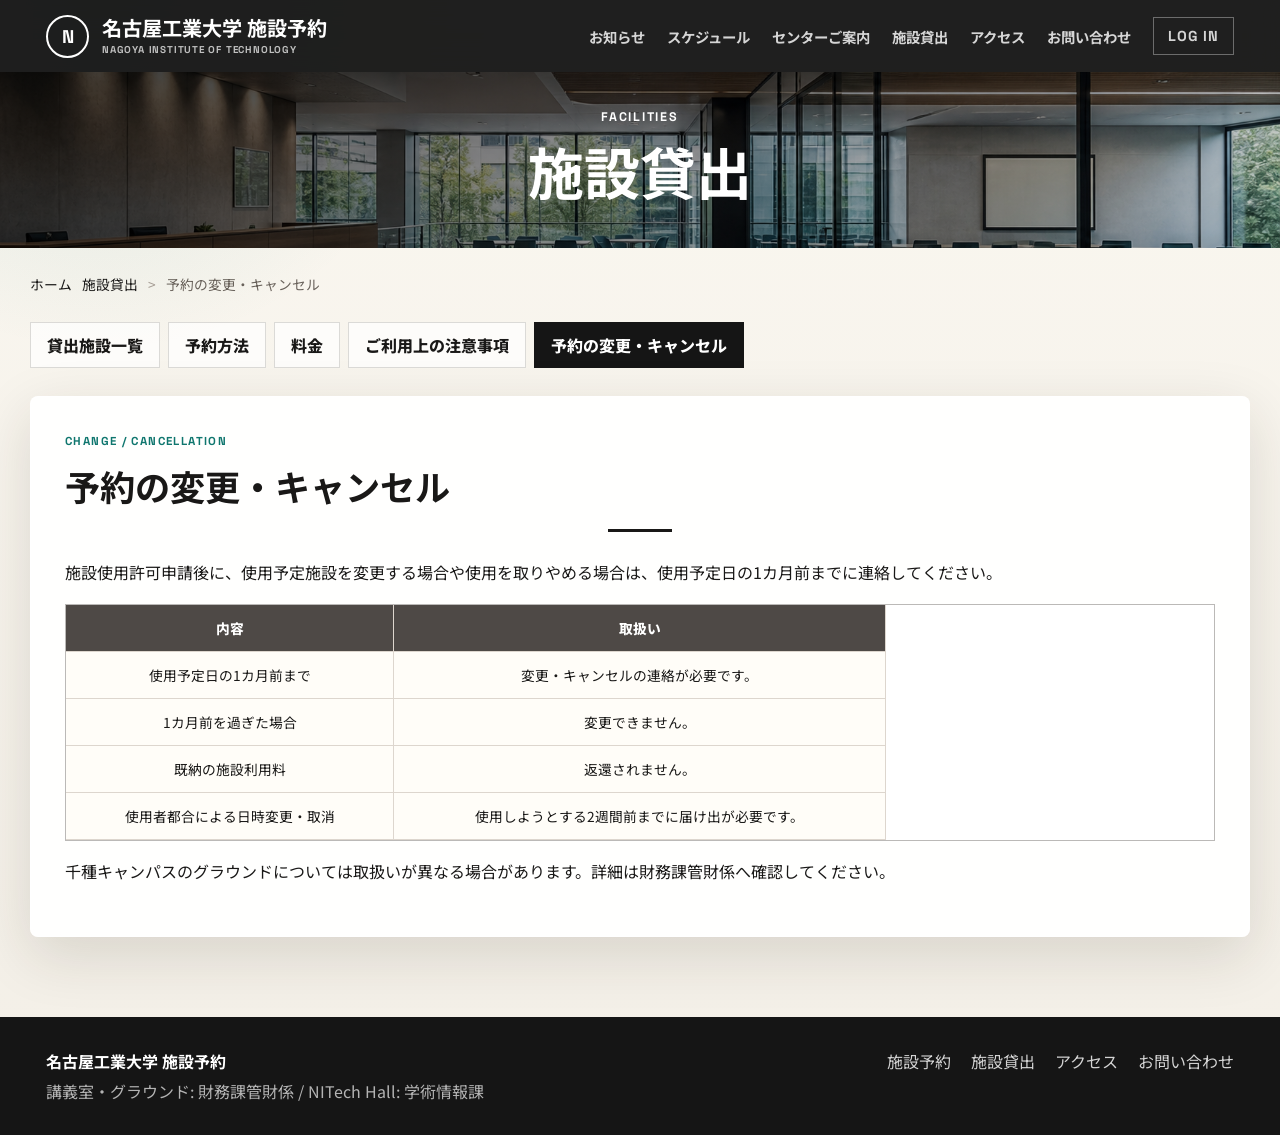
<file: policy.html>
﻿<!DOCTYPE html>
<html lang="ja">
  <head>
    <meta charset="UTF-8" />
    <meta name="viewport" content="width=device-width, initial-scale=1.0" />
    <title>予約の変更・キャンセル｜名古屋工業大学 施設予約</title>
    <link rel="preconnect" href="https://fonts.googleapis.com" />
    <link rel="preconnect" href="https://fonts.gstatic.com" crossorigin />
    <link href="https://fonts.googleapis.com/css2?family=Noto+Sans+JP:wght@400;500;700;800&family=Space+Grotesk:wght@500;700&display=swap" rel="stylesheet" />
    <link rel="stylesheet" href="styles.css?v=20260610-4" />
  </head>
  <body>
    <header class="site-header"><a class="brand" href="index.html"><span class="brand-mark">N</span><span><strong>名古屋工業大学 施設予約</strong><small>NAGOYA INSTITUTE OF TECHNOLOGY</small></span></a><button class="menu-button" type="button" aria-label="メニュー" aria-expanded="false"><span></span><span></span><span></span></button><nav class="global-nav"><a href="news.html">お知らせ</a><a href="schedule.html">スケジュール</a><a href="information.html">センターご案内</a><a href="floor.html">施設貸出</a><a href="access.html">アクセス</a><a href="contact.html">お問い合わせ</a><a class="login-link" href="login.html">LOG IN</a></nav></header>
    <section class="page-hero"><div><p>Facilities</p><h1>施設貸出</h1></div></section>
    <main class="page-shell">
      <nav class="breadcrumb"><a href="index.html">ホーム</a><a href="floor.html">施設貸出</a><span>予約の変更・キャンセル</span></nav>
      <nav class="local-tabs"><a href="floor.html">貸出施設一覧</a><a href="reserve.html">予約方法</a><a href="exemption.html">料金</a><a href="caution.html">ご利用上の注意事項</a><a class="is-current" href="policy.html">予約の変更・キャンセル</a></nav>
      <section class="page-section">
        <p class="eyebrow">Change / Cancellation</p>
        <h2>予約の変更・キャンセル</h2>
        <div class="title-rule"></div>
        <p>施設使用許可申請後に、使用予定施設を変更する場合や使用を取りやめる場合は、使用予定日の1カ月前までに連絡してください。</p>
        <div class="table-scroll">
          <table class="data-table">
            <thead><tr><th>内容</th><th>取扱い</th></tr></thead>
            <tbody>
              <tr><td>使用予定日の1カ月前まで</td><td>変更・キャンセルの連絡が必要です。</td></tr>
              <tr><td>1カ月前を過ぎた場合</td><td>変更できません。</td></tr>
              <tr><td>既納の施設利用料</td><td>返還されません。</td></tr>
              <tr><td>使用者都合による日時変更・取消</td><td>使用しようとする2週間前までに届け出が必要です。</td></tr>
            </tbody>
          </table>
        </div>
        <p>千種キャンパスのグラウンドについては取扱いが異なる場合があります。詳細は財務課管財係へ確認してください。</p>
      </section>
    </main>
    <footer class="site-footer"><div><strong>名古屋工業大学 施設予約</strong><p>講義室・グラウンド: 財務課管財係 / NITech Hall: 学術情報課</p></div><nav><a href="index.html">施設予約</a><a href="floor.html">施設貸出</a><a href="access.html">アクセス</a><a href="contact.html">お問い合わせ</a></nav></footer>
    <script src="app.js?v=20260610-4"></script>
  </body>
</html>
</file>
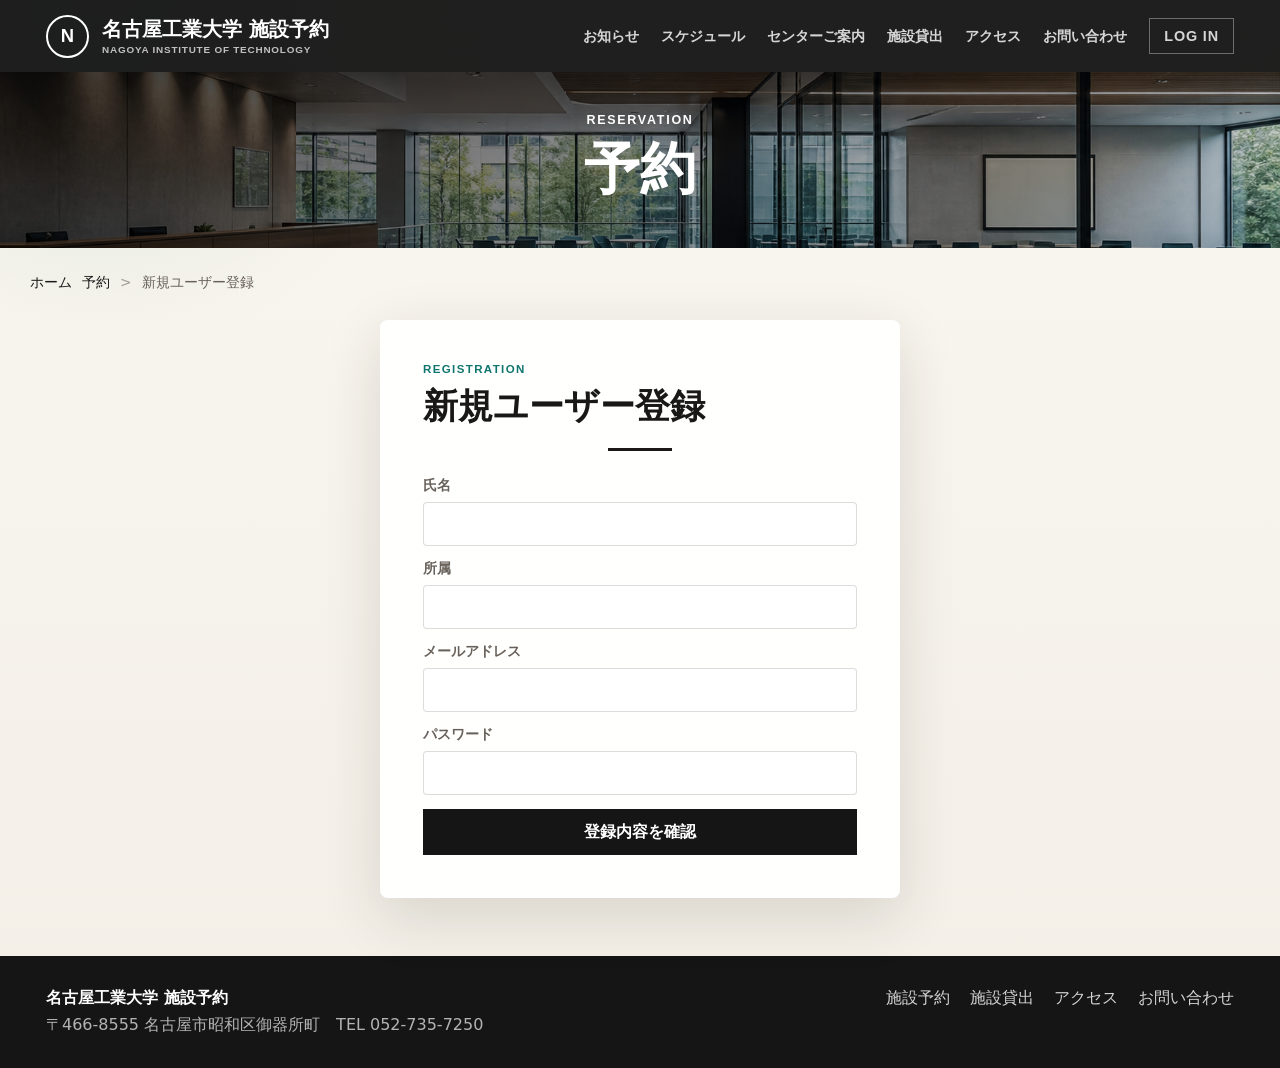
<file: register.html>
﻿<!DOCTYPE html><html lang="ja"><head><meta charset="UTF-8" /><meta name="viewport" content="width=device-width, initial-scale=1.0" /><title>新規ユーザー登録｜名古屋工業大学 施設予約</title><link rel="stylesheet" href="styles.css?v=20260610-4" /></head><body><header class="site-header"><a class="brand" href="index.html"><span class="brand-mark">N</span><span><strong>名古屋工業大学 施設予約</strong><small>NAGOYA INSTITUTE OF TECHNOLOGY</small></span></a><button class="menu-button" type="button" aria-label="メニュー" aria-expanded="false"><span></span><span></span><span></span></button><nav class="global-nav"><a href="news.html">お知らせ</a><a href="schedule.html">スケジュール</a><a href="information.html">センターご案内</a><a href="floor.html">施設貸出</a><a href="access.html">アクセス</a><a href="contact.html">お問い合わせ</a><a class="login-link" href="login.html">LOG IN</a></nav></header><section class="page-hero"><div><p>Reservation</p><h1>予約</h1></div></section><main class="page-shell"><nav class="breadcrumb"><a href="index.html">ホーム</a><a href="login.html">予約</a><span>新規ユーザー登録</span></nav><section class="login-panel"><p class="eyebrow">Registration</p><h2>新規ユーザー登録</h2><div class="title-rule"></div><form class="login-form" data-mock-form data-message="新規登録のデモです。"><label><span>氏名</span><input required /></label><label><span>所属</span><input required /></label><label><span>メールアドレス</span><input type="email" required /></label><label><span>パスワード</span><input type="password" required /></label><button class="primary-button" type="submit">登録内容を確認</button></form></section></main><footer class="site-footer"><div><strong>名古屋工業大学 施設予約</strong><p>〒466-8555 名古屋市昭和区御器所町　TEL 052-735-7250</p></div><nav><a href="index.html">施設予約</a><a href="floor.html">施設貸出</a><a href="access.html">アクセス</a><a href="contact.html">お問い合わせ</a></nav></footer><script src="app.js?v=20260610-4"></script></body></html>
</file>
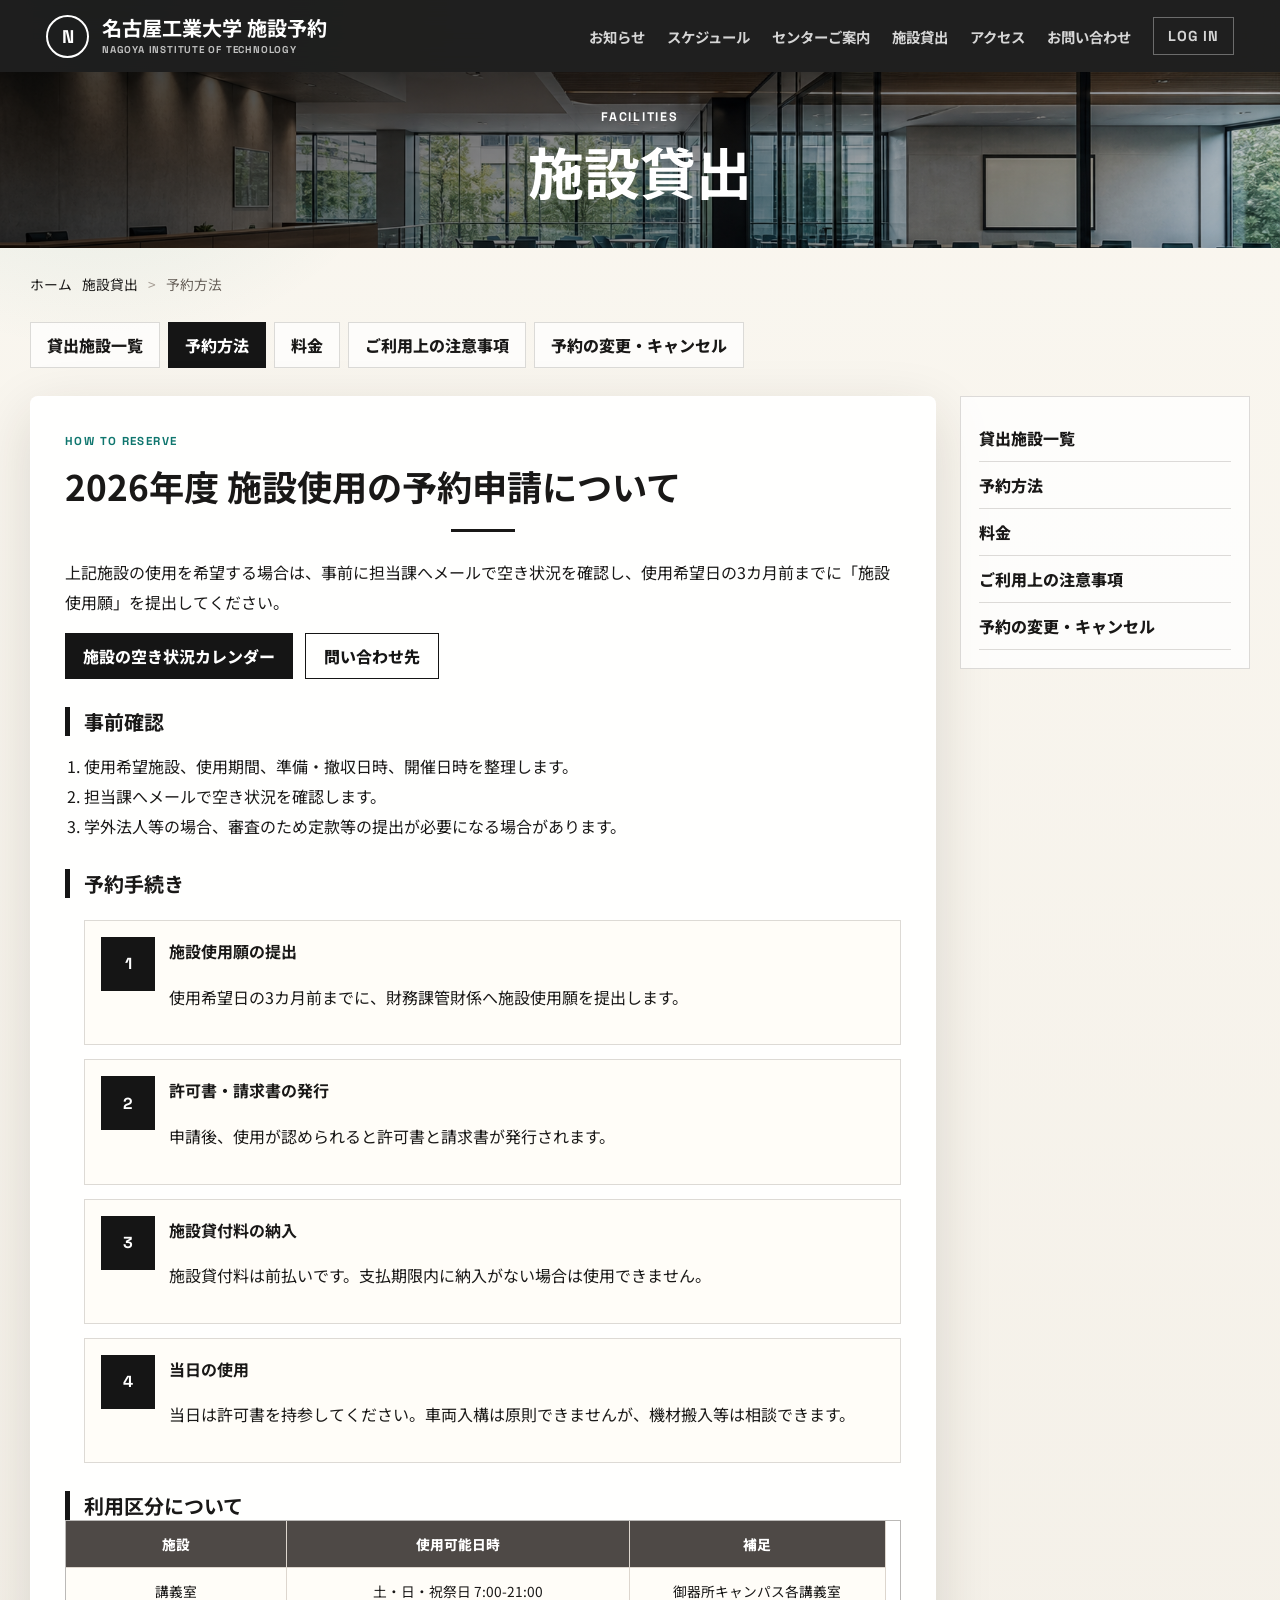
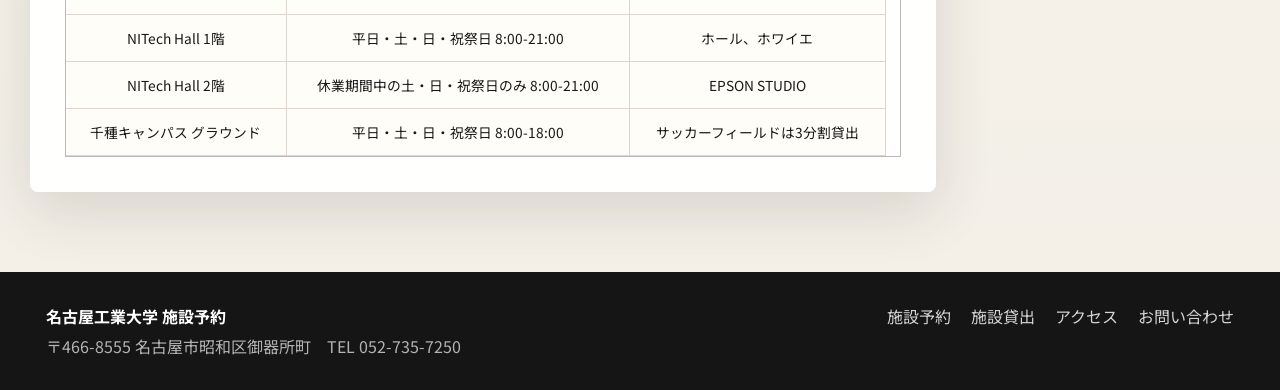
<file: reserve.html>
﻿<!DOCTYPE html>
<html lang="ja">
  <head><meta charset="UTF-8" /><meta name="viewport" content="width=device-width, initial-scale=1.0" /><title>予約方法｜名古屋工業大学 施設予約</title><link rel="preconnect" href="https://fonts.googleapis.com" /><link rel="preconnect" href="https://fonts.gstatic.com" crossorigin /><link href="https://fonts.googleapis.com/css2?family=Noto+Sans+JP:wght@400;500;700;800&family=Space+Grotesk:wght@500;700&display=swap" rel="stylesheet" /><link rel="stylesheet" href="styles.css?v=20260610-4" /></head>
  <body>
    <header class="site-header"><a class="brand" href="index.html"><span class="brand-mark">N</span><span><strong>名古屋工業大学 施設予約</strong><small>NAGOYA INSTITUTE OF TECHNOLOGY</small></span></a><button class="menu-button" type="button" aria-label="メニュー" aria-expanded="false"><span></span><span></span><span></span></button><nav class="global-nav"><a href="news.html">お知らせ</a><a href="schedule.html">スケジュール</a><a href="information.html">センターご案内</a><a href="floor.html">施設貸出</a><a href="access.html">アクセス</a><a href="contact.html">お問い合わせ</a><a class="login-link" href="login.html">LOG IN</a></nav></header>
    <section class="page-hero"><div><p>Facilities</p><h1>施設貸出</h1></div></section>
    <main class="page-shell">
      <nav class="breadcrumb"><a href="index.html">ホーム</a><a href="floor.html">施設貸出</a><span>予約方法</span></nav>
      <nav class="local-tabs"><a href="floor.html">貸出施設一覧</a><a class="is-current" href="reserve.html">予約方法</a><a href="exemption.html">料金</a><a href="caution.html">ご利用上の注意事項</a><a href="policy.html">予約の変更・キャンセル</a></nav>
      <div class="page-grid">
        <section class="page-section">
          <p class="eyebrow">How To Reserve</p><h2>2026年度 施設使用の予約申請について</h2><div class="title-rule"></div>
          <p>上記施設の使用を希望する場合は、事前に担当課へメールで空き状況を確認し、使用希望日の3カ月前までに「施設使用願」を提出してください。</p>
          <div class="action-row"><a class="primary-link" href="index.html">施設の空き状況カレンダー</a><a class="secondary-link" href="contact.html">問い合わせ先</a></div>
          <h3>事前確認</h3>
          <ol>
            <li>使用希望施設、使用期間、準備・撤収日時、開催日時を整理します。</li>
            <li>担当課へメールで空き状況を確認します。</li>
            <li>学外法人等の場合、審査のため定款等の提出が必要になる場合があります。</li>
          </ol>
          <h3>予約手続き</h3>
          <ol class="step-list">
            <li><b>1</b><div><strong>施設使用願の提出</strong><p>使用希望日の3カ月前までに、財務課管財係へ施設使用願を提出します。</p></div></li>
            <li><b>2</b><div><strong>許可書・請求書の発行</strong><p>申請後、使用が認められると許可書と請求書が発行されます。</p></div></li>
            <li><b>3</b><div><strong>施設貸付料の納入</strong><p>施設貸付料は前払いです。支払期限内に納入がない場合は使用できません。</p></div></li>
            <li><b>4</b><div><strong>当日の使用</strong><p>当日は許可書を持参してください。車両入構は原則できませんが、機材搬入等は相談できます。</p></div></li>
          </ol>
          <h3>利用区分について</h3>
          <div class="table-scroll"><table class="data-table"><thead><tr><th>施設</th><th>使用可能日時</th><th>補足</th></tr></thead><tbody><tr><td>講義室</td><td>土・日・祝祭日 7:00-21:00</td><td>御器所キャンパス各講義室</td></tr><tr><td>NITech Hall 1階</td><td>平日・土・日・祝祭日 8:00-21:00</td><td>ホール、ホワイエ</td></tr><tr><td>NITech Hall 2階</td><td>休業期間中の土・日・祝祭日のみ 8:00-21:00</td><td>EPSON STUDIO</td></tr><tr><td>千種キャンパス グラウンド</td><td>平日・土・日・祝祭日 8:00-18:00</td><td>サッカーフィールドは3分割貸出</td></tr></tbody></table></div>
        </section>
        <aside class="side-box"><a href="floor.html">貸出施設一覧</a><a href="reserve.html">予約方法</a><a href="exemption.html">料金</a><a href="caution.html">ご利用上の注意事項</a><a href="policy.html">予約の変更・キャンセル</a></aside>
      </div>
    </main>
    <footer class="site-footer"><div><strong>名古屋工業大学 施設予約</strong><p>〒466-8555 名古屋市昭和区御器所町　TEL 052-735-7250</p></div><nav><a href="index.html">施設予約</a><a href="floor.html">施設貸出</a><a href="access.html">アクセス</a><a href="contact.html">お問い合わせ</a></nav></footer>
    <script src="app.js?v=20260610-4"></script>
  </body>
</html>
</file>
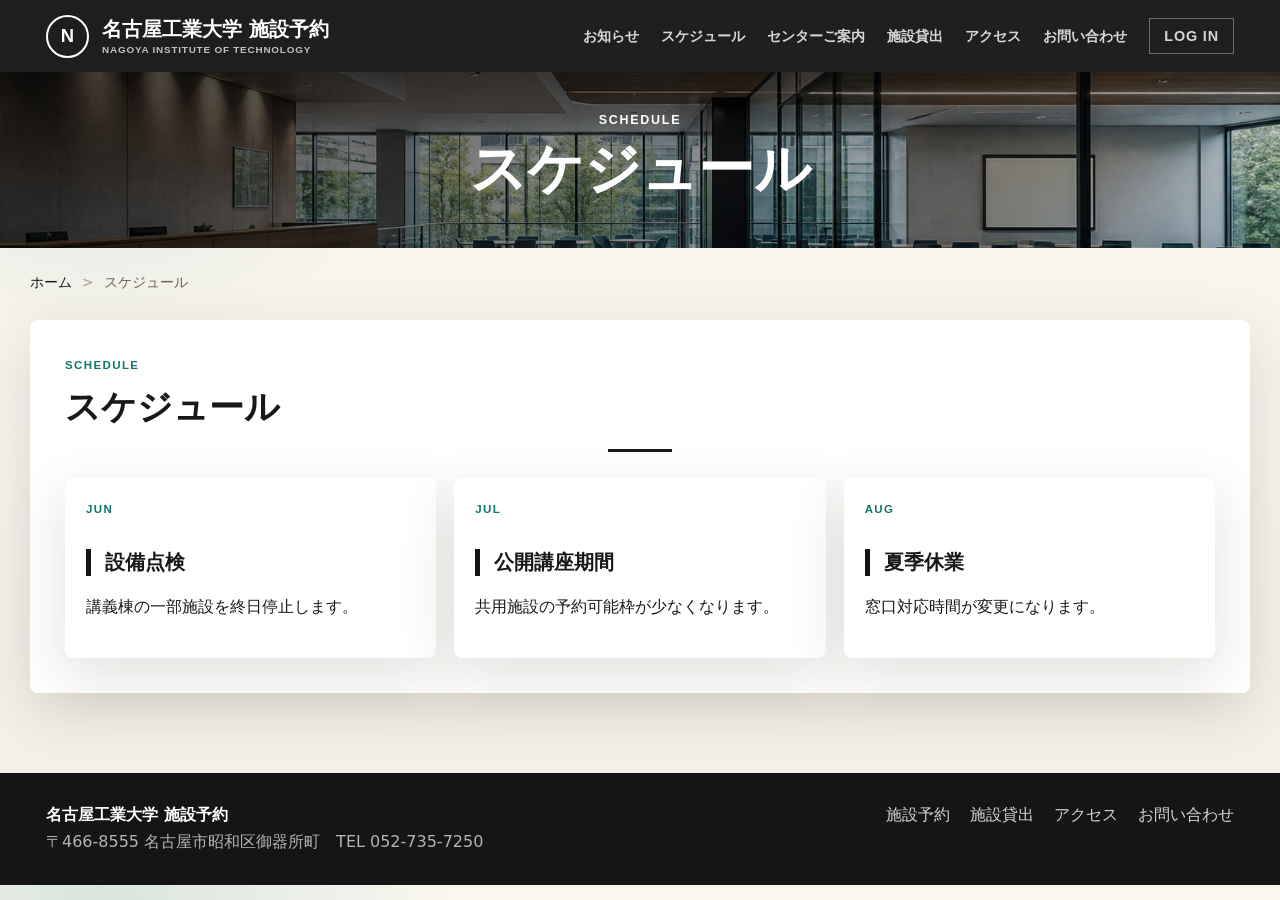
<file: schedule.html>
﻿<!DOCTYPE html><html lang="ja"><head><meta charset="UTF-8" /><meta name="viewport" content="width=device-width, initial-scale=1.0" /><title>スケジュール｜名古屋工業大学 施設予約</title><link rel="stylesheet" href="styles.css?v=20260610-4" /></head><body><header class="site-header"><a class="brand" href="index.html"><span class="brand-mark">N</span><span><strong>名古屋工業大学 施設予約</strong><small>NAGOYA INSTITUTE OF TECHNOLOGY</small></span></a><button class="menu-button" type="button" aria-label="メニュー" aria-expanded="false"><span></span><span></span><span></span></button><nav class="global-nav"><a href="news.html">お知らせ</a><a href="schedule.html">スケジュール</a><a href="information.html">センターご案内</a><a href="floor.html">施設貸出</a><a href="access.html">アクセス</a><a href="contact.html">お問い合わせ</a><a class="login-link" href="login.html">LOG IN</a></nav></header><section class="page-hero"><div><p>Schedule</p><h1>スケジュール</h1></div></section><main class="page-shell"><nav class="breadcrumb"><a href="index.html">ホーム</a><span>スケジュール</span></nav><section class="page-section"><p class="eyebrow">Schedule</p><h2>スケジュール</h2><div class="title-rule"></div><div class="site-card-grid"><article class="site-card"><p class="eyebrow">Jun</p><h3>設備点検</h3><p>講義棟の一部施設を終日停止します。</p></article><article class="site-card"><p class="eyebrow">Jul</p><h3>公開講座期間</h3><p>共用施設の予約可能枠が少なくなります。</p></article><article class="site-card"><p class="eyebrow">Aug</p><h3>夏季休業</h3><p>窓口対応時間が変更になります。</p></article></div></section></main><footer class="site-footer"><div><strong>名古屋工業大学 施設予約</strong><p>〒466-8555 名古屋市昭和区御器所町　TEL 052-735-7250</p></div><nav><a href="index.html">施設予約</a><a href="floor.html">施設貸出</a><a href="access.html">アクセス</a><a href="contact.html">お問い合わせ</a></nav></footer><script src="app.js?v=20260610-4"></script></body></html>
</file>
<file: styles.css>
:root {
  --black: #151515;
  --ink: #191817;
  --muted: #68615a;
  --paper: #f3efe7;
  --cream: #f4eddc;
  --white: rgba(255, 255, 255, 0.94);
  --line: rgba(44, 38, 31, 0.16);
  --line-dark: rgba(44, 38, 31, 0.32);
  --teal: #0f766e;
  --teal-dark: #0b4f4a;
  --gold: #b7791f;
  --red: #a13b3b;
  --shadow: 0 18px 58px rgba(40, 32, 24, 0.14);
}

* {
  box-sizing: border-box;
}

body {
  margin: 0;
  color: var(--ink);
  font-family: "Noto Sans JP", system-ui, sans-serif;
  background:
    radial-gradient(circle at 8% 0%, rgba(15, 118, 110, 0.14), transparent 22rem),
    linear-gradient(180deg, #faf7f0 0%, var(--paper) 100%);
}

button,
input,
select,
textarea {
  font: inherit;
}

a {
  color: inherit;
}

button {
  cursor: pointer;
}

.site-header {
  position: sticky;
  top: 0;
  z-index: 30;
  display: flex;
  align-items: center;
  justify-content: space-between;
  gap: 24px;
  min-height: 72px;
  padding: 14px clamp(18px, 4vw, 46px);
  color: #fff;
  background: rgba(18, 18, 18, 0.94);
  backdrop-filter: blur(14px);
  -webkit-backdrop-filter: blur(14px);
}

.brand {
  display: inline-flex;
  align-items: center;
  gap: 13px;
  text-decoration: none;
}

.brand-mark {
  display: grid;
  place-items: center;
  width: 43px;
  height: 43px;
  border: 2px solid #fff;
  border-radius: 50%;
  font: 800 1.15rem "Space Grotesk", sans-serif;
}

.brand strong,
.brand small {
  display: block;
  line-height: 1.2;
}

.brand strong {
  font-size: clamp(1rem, 1.8vw, 1.26rem);
}

.brand small {
  margin-top: 3px;
  color: rgba(255, 255, 255, 0.72);
  font: 700 0.62rem "Space Grotesk", sans-serif;
  letter-spacing: 0.08em;
}

.global-nav {
  display: flex;
  align-items: center;
  gap: 22px;
  color: rgba(255, 255, 255, 0.82);
  font-size: 0.9rem;
  font-weight: 700;
}

.global-nav a {
  text-decoration: none;
}

.login-link {
  padding: 9px 14px;
  border: 1px solid rgba(255, 255, 255, 0.35);
  font-family: "Space Grotesk", sans-serif;
  letter-spacing: 0.06em;
}

.menu-button {
  display: none;
  width: 42px;
  height: 42px;
  border: 0;
  background: transparent;
}

.menu-button span {
  display: block;
  width: 28px;
  height: 2px;
  margin: 6px auto;
  background: #fff;
}

.page-hero {
  display: grid;
  place-items: center;
  min-height: 176px;
  color: #fff;
  text-align: center;
  background:
    linear-gradient(90deg, rgba(0, 0, 0, 0.62), rgba(0, 0, 0, 0.18)),
    url("assets/facility-banner.png") center / cover;
}

.page-hero p {
  margin: 0 0 5px;
  font: 700 0.78rem "Space Grotesk", sans-serif;
  letter-spacing: 0.14em;
  text-transform: uppercase;
}

.page-hero h1 {
  margin: 0;
  font-size: clamp(2rem, 5vw, 3.5rem);
}

.page-shell {
  width: min(1220px, calc(100% - 32px));
  margin: 0 auto;
  padding: 26px 0 58px;
}

.breadcrumb {
  display: flex;
  gap: 10px;
  align-items: center;
  margin: 0 0 28px;
  color: var(--muted);
  font-size: 0.86rem;
}

.breadcrumb a {
  color: var(--ink);
  text-decoration: none;
}

.breadcrumb span::before {
  content: ">";
  margin-right: 10px;
  color: #a49b92;
}

.content-panel,
.calendar-card,
.draft-panel,
.notice-box,
.page-section,
.login-panel,
.site-card {
  border: 1px solid rgba(255, 255, 255, 0.78);
  border-radius: 8px;
  background: var(--white);
  box-shadow: var(--shadow);
  backdrop-filter: blur(15px);
  -webkit-backdrop-filter: blur(15px);
}

.content-panel {
  padding: clamp(24px, 4vw, 42px);
}

.center-panel {
  max-width: 920px;
  margin: 0 auto 30px;
  text-align: center;
}

.eyebrow {
  margin: 0 0 8px;
  color: var(--teal);
  font: 800 0.72rem "Space Grotesk", sans-serif;
  letter-spacing: 0.12em;
  text-transform: uppercase;
}

h2,
h3 {
  margin: 0;
  letter-spacing: 0;
}

.content-panel h2,
.page-section h2,
.login-panel h2 {
  font-size: clamp(1.6rem, 3vw, 2.2rem);
}

.title-rule {
  width: 64px;
  height: 3px;
  margin: 18px auto 26px;
  background: var(--ink);
}

.center-panel p {
  margin: 0 auto;
  line-height: 1.9;
  font-size: 1rem;
}

.time-note {
  margin-top: 20px !important;
  font-weight: 800;
}

.local-tabs {
  display: flex;
  flex-wrap: wrap;
  gap: 8px;
  margin: 0 0 28px;
}

.local-tabs a {
  min-height: 42px;
  padding: 10px 16px;
  border: 1px solid var(--line);
  color: var(--ink);
  background: rgba(255, 255, 255, 0.72);
  text-decoration: none;
  font-weight: 800;
}

.local-tabs a.is-current {
  color: #fff;
  background: var(--black);
  border-color: var(--black);
}

.calendar-card {
  padding: clamp(16px, 2.2vw, 26px);
  min-width: 0;
}

.calendar-controls {
  display: grid;
  grid-template-columns: 110px 1fr 110px;
  align-items: center;
  gap: 18px;
  margin-bottom: 18px;
}

.calendar-controls h3 {
  text-align: center;
  font-size: clamp(1.35rem, 2.7vw, 1.8rem);
}

.month-button {
  min-height: 48px;
  border: 0;
  color: #fff;
  background: var(--black);
  font-weight: 800;
}

.prev-button {
  clip-path: polygon(14% 0, 100% 0, 100% 100%, 14% 100%, 0 50%);
}

.next-button {
  clip-path: polygon(0 0, 86% 0, 100% 50%, 86% 100%, 0 100%);
}

.table-tools {
  display: grid;
  grid-template-columns: repeat(3, minmax(0, 1fr));
  gap: 12px;
  margin-bottom: 14px;
  padding: 14px;
  border: 1px solid var(--line);
  background: rgba(255, 255, 255, 0.62);
}

.table-tools label,
.form-grid label,
.login-form label {
  display: grid;
  gap: 7px;
}

.table-tools span,
.form-grid span,
.login-form span {
  color: var(--muted);
  font-size: 0.86rem;
  font-weight: 800;
}

select,
input,
textarea {
  width: 100%;
  min-height: 44px;
  border: 1px solid var(--line);
  border-radius: 4px;
  color: var(--ink);
  background: #fff;
}

select,
input {
  padding: 0 12px;
}

textarea {
  padding: 12px;
  resize: vertical;
}

.check-label {
  grid-template-columns: auto 1fr;
  align-items: center;
  align-self: end;
  min-height: 44px;
  padding: 0 12px;
  background: #fff;
  border: 1px solid var(--line);
}

.check-label input {
  width: 18px;
  height: 18px;
  accent-color: var(--teal);
}

.legend-row {
  display: flex;
  flex-wrap: wrap;
  gap: 10px 18px;
  margin: 0 0 14px;
  color: var(--muted);
  font-size: 0.9rem;
}

.legend-row span {
  display: inline-flex;
  align-items: center;
  gap: 7px;
}

.legend-dot {
  width: 11px;
  height: 11px;
  border-radius: 50%;
  display: inline-block;
}

.legend-dot.open {
  background: var(--teal);
}

.legend-dot.limited {
  background: var(--gold);
}

.legend-dot.booked {
  background: var(--red);
}

.legend-dot.closed {
  background: #aaa49b;
}

.scroll-hint {
  display: inline-block;
  margin: 0 0 8px;
  padding: 6px 12px;
  color: #fff;
  background: var(--black);
  font-size: 0.78rem;
  font-weight: 800;
}

.calendar-scroll,
.table-scroll {
  width: 100%;
  max-width: 100%;
  overflow: auto;
  border: 1px solid var(--line-dark);
  background: #fff;
}

.calendar-scroll {
  max-height: 680px;
}

.availability-table,
.data-table {
  width: max-content;
  min-width: 100%;
  border-collapse: separate;
  border-spacing: 0;
  font-size: 0.86rem;
}

.availability-table th,
.availability-table td,
.data-table th,
.data-table td {
  border-right: 1px solid #ddd6ce;
  border-bottom: 1px solid #ddd6ce;
  text-align: center;
  white-space: nowrap;
}

.availability-table th,
.availability-table td {
  min-width: 42px;
  height: 38px;
  padding: 0;
}

.availability-table thead th {
  position: sticky;
  top: 0;
  z-index: 5;
  color: #fff;
  background: #4e4946;
  font-weight: 800;
}

.availability-table thead tr:nth-child(2) th {
  top: 38px;
  color: var(--ink);
  background: #e9e1d5;
}

.date-head.saturday {
  color: #a9d7ff;
}

.date-head.sunday {
  color: #ffb6b6;
}

.sticky {
  position: sticky;
  left: 0;
  z-index: 6;
}

.room-head,
.room-name {
  width: 168px;
  min-width: 168px;
}

.capacity-head,
.capacity {
  left: 168px;
  width: 172px;
  min-width: 172px;
}

.room-spacer,
.room-head,
.capacity-head {
  color: #fff !important;
  background: #4e4946 !important;
}

.group-row th {
  height: 44px;
  padding: 0 12px;
  color: #1b1713;
  background: var(--cream);
  text-align: left;
  font-weight: 800;
}

.room-name,
.capacity {
  background: #fffdf8;
  font-weight: 800;
}

.room-name {
  padding: 0 10px !important;
  text-align: left !important;
}

.room-name span {
  display: block;
  color: var(--muted);
  font-size: 0.72rem;
}

.status span,
.status button {
  display: grid;
  place-items: center;
  width: 100%;
  height: 100%;
  border: 0;
  background: transparent;
  font-weight: 800;
}

.status button {
  color: inherit;
}

.status-open {
  color: var(--teal);
}

.status-limited {
  color: var(--gold);
}

.status-booked {
  color: var(--red);
  background: #fbf4f2;
}

.status-closed {
  color: #9b948c;
  background: #f4f1ec;
}

.status.dimmed {
  opacity: 0.26;
}

.status.selected button {
  color: #fff;
  background: var(--teal);
}

.reservation-actions {
  display: grid;
  grid-template-columns: minmax(0, 1fr) 360px;
  gap: 18px;
  margin-top: 22px;
}

.draft-panel,
.notice-box {
  padding: 22px;
}

.selected-slots {
  display: grid;
  gap: 10px;
  margin: 16px 0;
}

.empty-note,
.selected-slot {
  border: 1px solid var(--line);
  background: rgba(255, 255, 255, 0.72);
}

.empty-note {
  padding: 14px;
  color: var(--muted);
}

.selected-slot {
  display: grid;
  grid-template-columns: 1fr auto;
  gap: 10px;
  align-items: center;
  padding: 12px;
}

.selected-slot p {
  margin: 4px 0 0;
  color: var(--muted);
  font-size: 0.86rem;
}

.selected-slot button {
  width: 30px;
  height: 30px;
  border: 0;
  color: #fff;
  background: var(--black);
}

.action-row {
  display: flex;
  flex-wrap: wrap;
  gap: 12px;
  align-items: center;
}

.primary-link,
.secondary-link,
.text-link,
.primary-button {
  display: inline-flex;
  align-items: center;
  justify-content: center;
  min-height: 46px;
  padding: 0 18px;
  text-decoration: none;
  font-weight: 800;
}

.primary-link,
.primary-button {
  border: 0;
  color: #fff;
  background: var(--black);
}

.secondary-link {
  border: 1px solid var(--black);
  color: var(--black);
  background: transparent;
}

.text-link {
  color: var(--teal-dark);
  padding-inline: 0;
}

.page-grid {
  display: grid;
  grid-template-columns: minmax(0, 1fr) 290px;
  gap: 24px;
  align-items: start;
}

.page-section {
  padding: clamp(22px, 3vw, 34px);
  margin-bottom: 22px;
}

.page-section h3 {
  margin-top: 28px;
  padding-left: 14px;
  border-left: 5px solid var(--black);
  font-size: 1.25rem;
}

.page-section p,
.page-section li,
.notice-box p {
  line-height: 1.85;
}

.page-section ul,
.page-section ol {
  padding-left: 1.2em;
}

.side-box {
  position: sticky;
  top: 96px;
  padding: 18px;
  border: 1px solid var(--line);
  background: rgba(255, 255, 255, 0.74);
}

.side-box a {
  display: block;
  padding: 11px 0;
  border-bottom: 1px solid var(--line);
  text-decoration: none;
  font-weight: 800;
}

.data-table {
  min-width: 820px;
}

.data-table th,
.data-table td {
  padding: 13px 14px;
}

.data-table th {
  color: #fff;
  background: #4e4946;
  font-weight: 800;
}

.data-table td {
  background: #fffdf8;
}

.step-list {
  display: grid;
  gap: 14px;
  margin: 22px 0;
  padding: 0;
  list-style: none;
}

.step-list li {
  display: grid;
  grid-template-columns: 54px 1fr;
  gap: 14px;
  padding: 16px;
  border: 1px solid var(--line);
  background: #fffdf8;
}

.step-list b {
  display: grid;
  place-items: center;
  width: 54px;
  height: 54px;
  color: #fff;
  background: var(--black);
  font-family: "Space Grotesk", sans-serif;
}

.form-grid,
.login-form {
  display: grid;
  gap: 14px;
}

.form-grid.two {
  grid-template-columns: repeat(2, minmax(0, 1fr));
}

.doc-list {
  display: grid;
  grid-template-columns: repeat(2, minmax(0, 1fr));
  gap: 12px;
  margin: 16px 0 22px;
}

.doc-list.compact {
  grid-template-columns: repeat(3, minmax(0, 1fr));
}

.doc-list a {
  display: flex;
  align-items: center;
  justify-content: space-between;
  gap: 12px;
  min-height: 56px;
  padding: 13px 14px;
  border: 1px solid var(--line);
  color: var(--ink);
  background: rgba(255, 255, 255, 0.74);
  text-decoration: none;
}

.doc-list span {
  flex: 0 0 auto;
  min-width: 58px;
  padding: 5px 9px;
  color: #fff;
  background: var(--black);
  text-align: center;
  font: 800 0.72rem "Space Grotesk", sans-serif;
  letter-spacing: 0.06em;
}

.calculator-result {
  margin-top: 16px;
  padding: 18px;
  border: 1px solid var(--line-dark);
  background: #fffdf8;
}

.calculator-result strong {
  display: block;
  font-size: 1.35rem;
}

.calculator-result dl {
  display: grid;
  grid-template-columns: 1fr auto;
  gap: 8px 16px;
  margin: 12px 0 0;
}

.calculator-result dt,
.calculator-result dd {
  margin: 0;
}

.calculator-result dt {
  color: var(--muted);
}

.login-panel {
  max-width: 520px;
  margin: 0 auto;
  padding: clamp(24px, 4vw, 42px);
}

.site-card-grid {
  display: grid;
  grid-template-columns: repeat(3, minmax(0, 1fr));
  gap: 18px;
}

.site-card {
  padding: 20px;
}

.map-box {
  min-height: 320px;
  display: grid;
  place-items: center;
  border: 1px solid var(--line-dark);
  background:
    linear-gradient(90deg, rgba(15, 118, 110, 0.08) 1px, transparent 1px),
    linear-gradient(rgba(15, 118, 110, 0.08) 1px, transparent 1px),
    #fffdf8;
  background-size: 32px 32px;
  color: var(--muted);
  font-weight: 800;
}

.site-footer {
  display: flex;
  justify-content: space-between;
  gap: 20px;
  padding: 32px clamp(18px, 4vw, 46px);
  color: #fff;
  background: var(--black);
}

.site-footer p {
  margin: 6px 0 0;
  color: rgba(255, 255, 255, 0.68);
}

.site-footer nav {
  display: flex;
  flex-wrap: wrap;
  gap: 14px 20px;
}

.site-footer a {
  color: rgba(255, 255, 255, 0.82);
  text-decoration: none;
}

@media (max-width: 980px) {
  .global-nav {
    display: none;
    position: absolute;
    inset: 72px 0 auto 0;
    padding: 18px;
    background: rgba(18, 18, 18, 0.96);
  }

  .site-header.is-open .global-nav {
    display: grid;
  }

  .menu-button {
    display: block;
  }

  .reservation-actions,
  .page-grid,
  .site-card-grid {
    grid-template-columns: 1fr;
  }

  .side-box {
    position: static;
  }
}

@media (max-width: 720px) {
  .page-hero {
    min-height: 136px;
  }

  .page-shell {
    width: min(100% - 20px, 1220px);
  }

  .calendar-controls,
  .table-tools,
  .form-grid.two,
  .doc-list,
  .doc-list.compact,
  .site-footer {
    grid-template-columns: 1fr;
    flex-direction: column;
  }

  .calendar-controls h3 {
    order: -1;
  }

  .month-button {
    width: 100%;
  }

  .content-panel,
  .calendar-card,
  .page-section,
  .login-panel {
    padding: 16px;
  }
}
</file>
